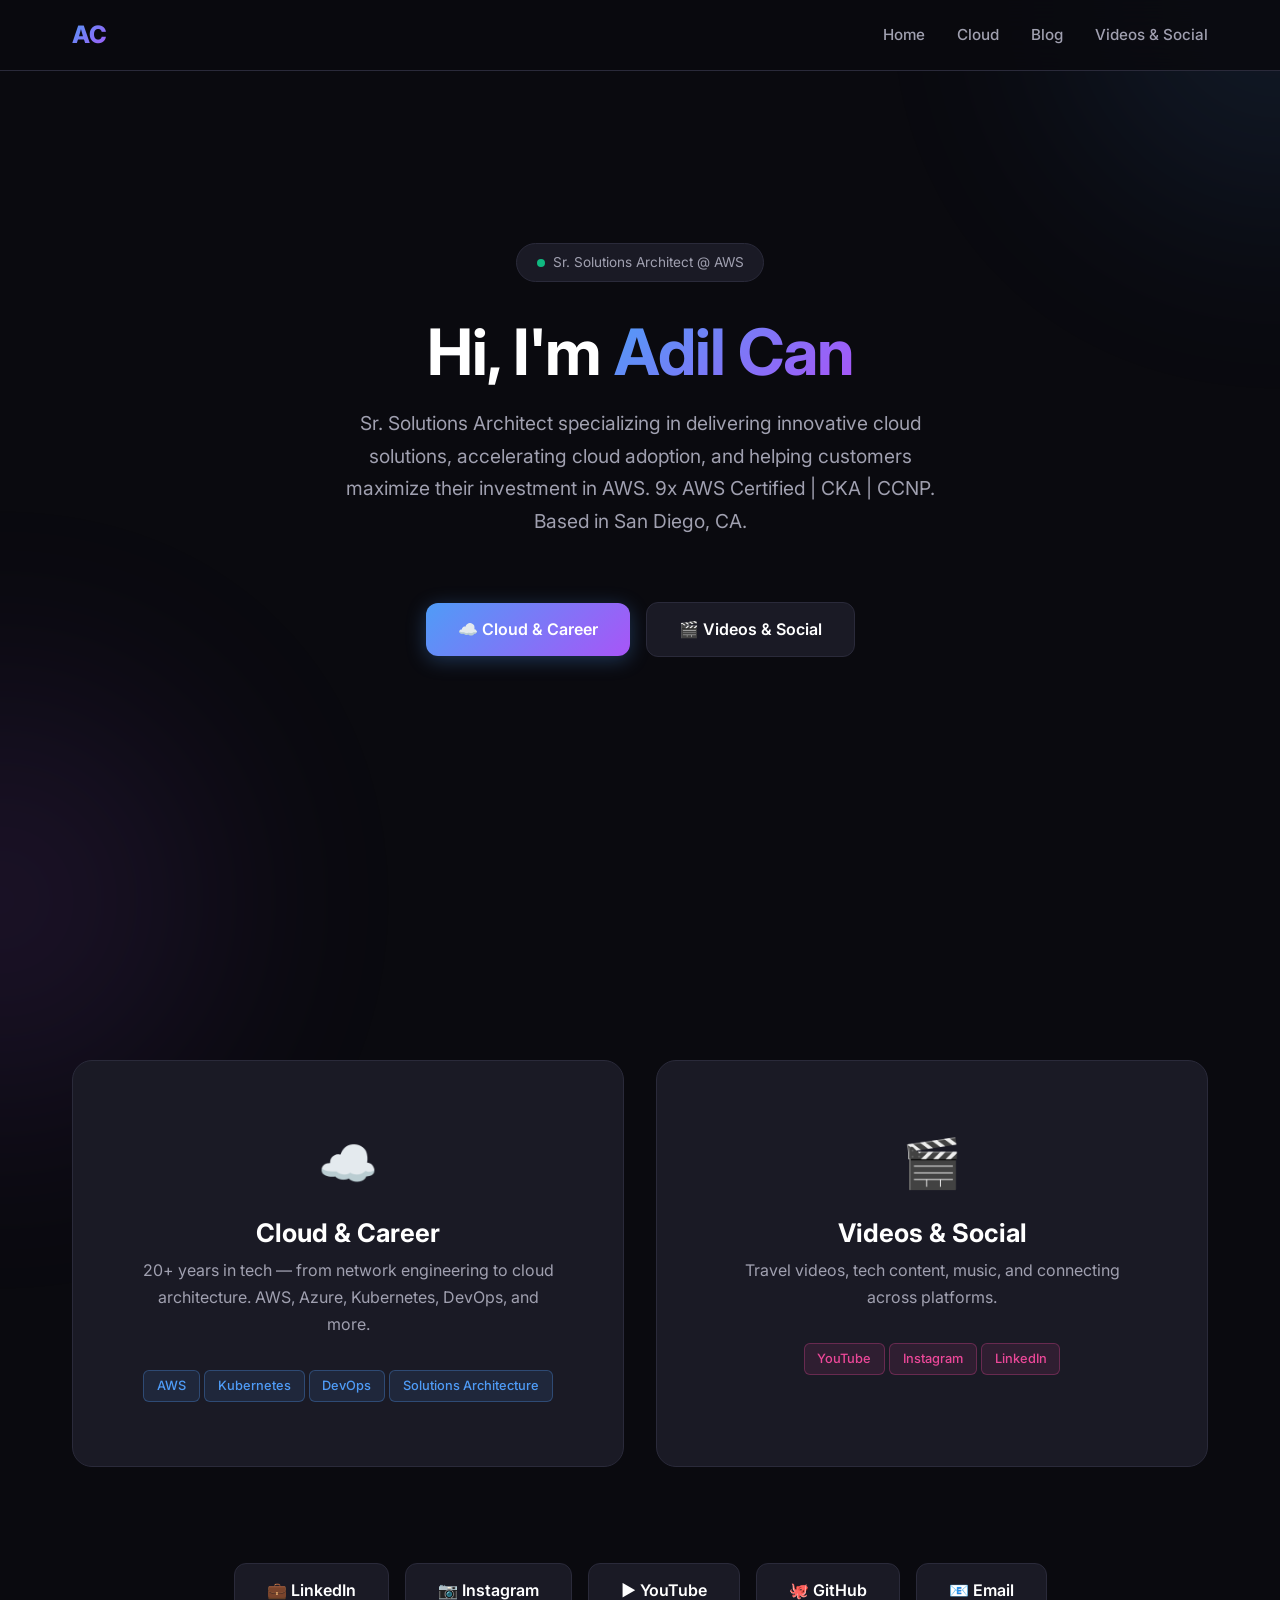
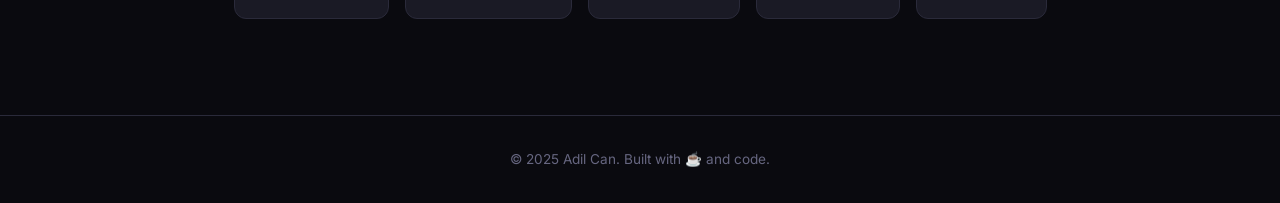
<file: index.html>
<!DOCTYPE html>
<html lang="en">
<head>
    <meta charset="UTF-8">
    <meta name="viewport" content="width=device-width, initial-scale=1.0">
    <meta name="description" content="Adil Can — Sr. Solutions Architect at AWS | Cloud & DevOps Engineer">
    <meta property="og:title" content="Adil Can">
    <meta property="og:description" content="Sr. Solutions Architect at AWS | Cloud Engineer | 20+ Years in Tech">
    <meta property="og:url" content="https://adilcan.me">
    <title>Adil Can — Sr. Solutions Architect | Cloud Engineer</title>
    <link rel="preconnect" href="https://fonts.googleapis.com">
    <link rel="preconnect" href="https://fonts.gstatic.com" crossorigin>
    <link href="https://fonts.googleapis.com/css2?family=Inter:wght@300;400;500;600;700;800;900&display=swap" rel="stylesheet">
    <link rel="stylesheet" href="assets/css/global.css">
    <link rel="stylesheet" href="assets/css/home.css">
    <link rel="icon" type="image/svg+xml" href="data:image/svg+xml,<svg xmlns='http://www.w3.org/2000/svg' viewBox='0 0 100 100'><text y='.9em' font-size='90'>⚡</text></svg>">
</head>
<body>
    <div class="bg-glow bg-glow-1"></div>
    <div class="bg-glow bg-glow-2"></div>

    <!-- Navigation -->
    <nav class="navbar">
        <div class="nav-content">
            <a href="index.html" class="nav-logo">AC</a>
            <ul class="nav-links" id="navLinks">
                <li><a href="index.html">Home</a></li>
                <li><a href="cloud/index.html">Cloud</a></li>
                <li><a href="blog/index.html">Blog</a></li>
                <li><a href="social/index.html">Videos & Social</a></li>
            </ul>
            <button class="nav-toggle" id="navToggle" aria-label="Toggle menu">
                <span></span><span></span><span></span>
            </button>
        </div>
    </nav>

    <!-- Hero -->
    <section class="hero">
        <div class="hero-content">
            <div class="hero-badge animate-in">
                <span class="dot"></span>
                <span>Sr. Solutions Architect @ AWS</span>
            </div>
            <h1 class="animate-in animate-delay-1">
                Hi, I'm <span class="gradient-text">Adil Can</span>
            </h1>
            <p class="hero-subtitle animate-in animate-delay-2">
                Sr. Solutions Architect specializing in delivering innovative cloud solutions, accelerating cloud adoption, and helping customers maximize their investment in AWS. 9x AWS Certified | CKA | CCNP. Based in San Diego, CA.
            </p>
            <div class="hero-buttons animate-in animate-delay-3">
                <a href="cloud/index.html" class="btn btn-primary">☁️ Cloud & Career</a>
                <a href="social/index.html" class="btn btn-secondary">🎬 Videos & Social</a>
            </div>
        </div>
    </section>

    <!-- Two Paths -->
    <section class="paths">
        <div class="container">
            <div class="paths-grid">
                <a href="cloud/index.html" class="path-card animate-in">
                    <span class="path-icon">☁️</span>
                    <h3>Cloud & Career</h3>
                    <p>20+ years in tech — from network engineering to cloud architecture. AWS, Azure, Kubernetes, DevOps, and more.</p>
                    <div class="skill-tags" style="justify-content: center; margin-top: 1rem;">
                        <span class="tag">AWS</span>
                        <span class="tag">Kubernetes</span>
                        <span class="tag">DevOps</span>
                        <span class="tag">Solutions Architecture</span>
                    </div>
                </a>
                <a href="social/index.html" class="path-card social-card animate-in animate-delay-1">
                    <span class="path-icon">🎬</span>
                    <h3>Videos & Social</h3>
                    <p>Travel videos, tech content, music, and connecting across platforms.</p>
                    <div class="skill-tags" style="justify-content: center; margin-top: 1rem;">
                        <span class="tag" style="border-color: rgba(236,72,153,0.3); color: var(--accent-pink); background: rgba(236,72,153,0.1);">YouTube</span>
                        <span class="tag" style="border-color: rgba(236,72,153,0.3); color: var(--accent-pink); background: rgba(236,72,153,0.1);">Instagram</span>
                        <span class="tag" style="border-color: rgba(236,72,153,0.3); color: var(--accent-pink); background: rgba(236,72,153,0.1);">LinkedIn</span>
                    </div>
                </a>
            </div>
        </div>
    </section>

    <!-- Social Links -->
    <section class="paths" style="padding-top: 0;">
        <div class="container">
            <div class="hero-buttons animate-in" style="justify-content: center; flex-wrap: wrap; gap: 1rem;">
                <a href="https://www.linkedin.com/in/adilcan/" target="_blank" class="btn btn-secondary">💼 LinkedIn</a>
                <a href="https://www.instagram.com/adilcan.sd/" target="_blank" class="btn btn-secondary">📷 Instagram</a>
                <a href="https://youtube.com/@adilcan1" target="_blank" class="btn btn-secondary">▶️ YouTube</a>
                <a href="https://github.com/adilc" target="_blank" class="btn btn-secondary">🐙 GitHub</a>
                <a href="mailto:adilcan@gmail.com" class="btn btn-secondary">📧 Email</a>
            </div>
        </div>
    </section>

    <footer class="footer">
        <div class="container">
            <p>© 2025 Adil Can. Built with ☕ and code.</p>
        </div>
    </footer>

    <script src="assets/js/main.js"></script>
</body>
</html>
</file>
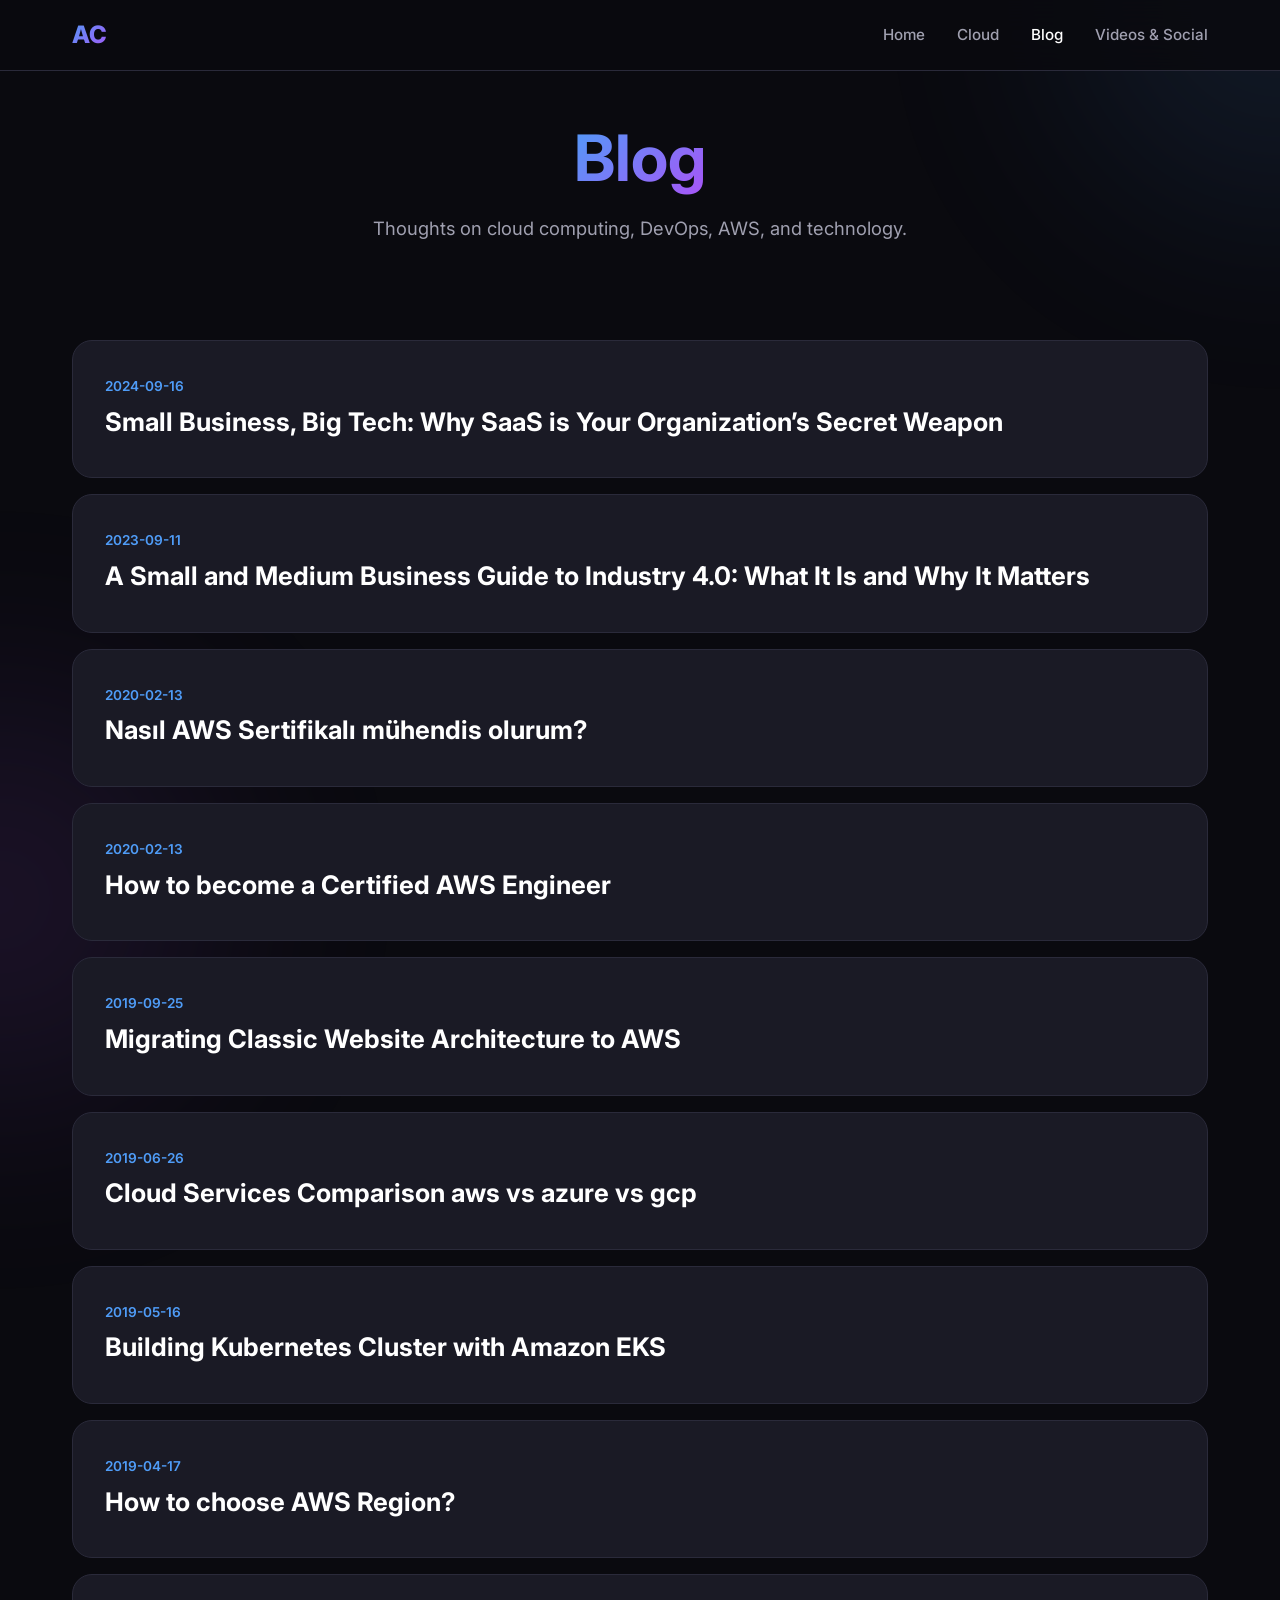
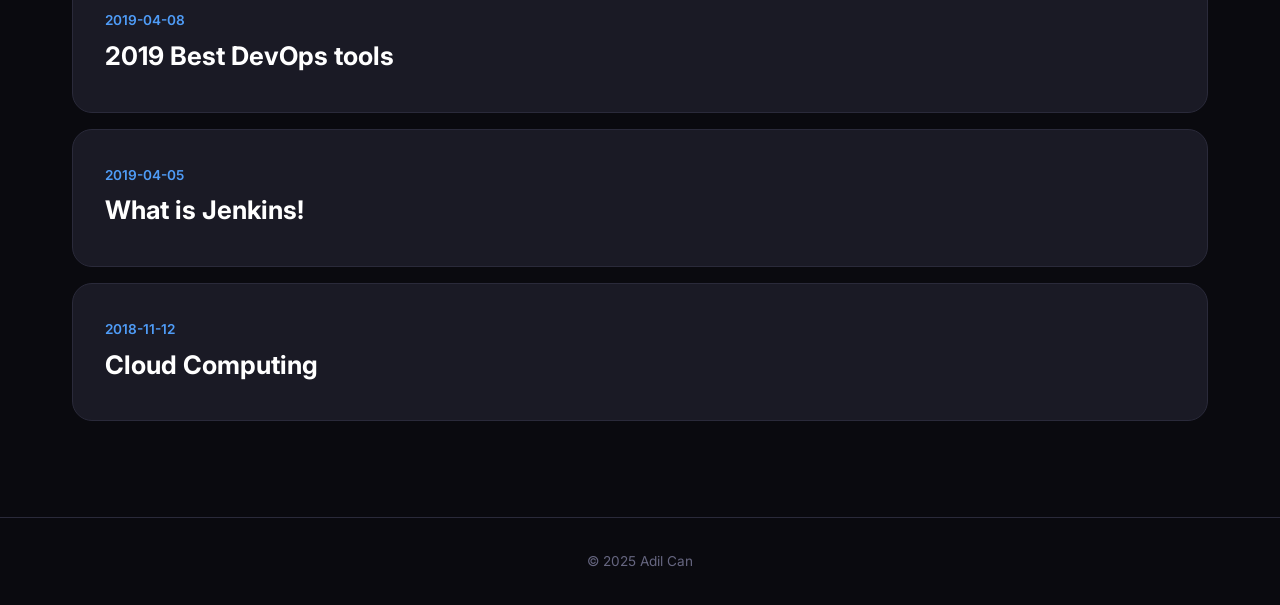
<file: blog/index.html>
<!DOCTYPE html>
<html lang="en">
<head>
    <meta charset="UTF-8">
    <meta name="viewport" content="width=device-width, initial-scale=1.0">
    <meta name="description" content="Blog — Adil Can | Cloud, DevOps, AWS">
    <title>Blog — Adil Can</title>
    <link rel="preconnect" href="https://fonts.googleapis.com">
    <link rel="preconnect" href="https://fonts.gstatic.com" crossorigin>
    <link href="https://fonts.googleapis.com/css2?family=Inter:wght@300;400;500;600;700;800;900&display=swap" rel="stylesheet">
    <link rel="stylesheet" href="../assets/css/global.css">
    <link rel="stylesheet" href="../assets/css/cloud.css">
    <link rel="icon" type="image/svg+xml" href="data:image/svg+xml,<svg xmlns='http://www.w3.org/2000/svg' viewBox='0 0 100 100'><text y='.9em' font-size='90'>📝</text></svg>">
    <style>
        .blog-grid { display: grid; grid-template-columns: 1fr; gap: var(--space-md); margin-top: var(--space-lg); }
        .blog-grid .project-card { display: block; }
        .blog-grid .project-card h3 { margin-top: 0.5rem; }
    </style>
</head>
<body>
    <div class="bg-glow bg-glow-1"></div>
    <div class="bg-glow bg-glow-2"></div>

    <nav class="navbar">
        <div class="nav-content">
            <a href="../index.html" class="nav-logo">AC</a>
            <ul class="nav-links" id="navLinks">
                <li><a href="../index.html">Home</a></li>
                <li><a href="../cloud/index.html">Cloud</a></li>
                <li><a href="index.html" style="color: var(--text-primary);">Blog</a></li>
                <li><a href="../social/index.html">Videos & Social</a></li>
            </ul>
            <button class="nav-toggle" id="navToggle" aria-label="Toggle menu">
                <span></span><span></span><span></span>
            </button>
        </div>
    </nav>

    <section class="cloud-hero section">
        <div class="container">
            <h1 class="animate-in">
                <span class="gradient-text">Blog</span>
            </h1>
            <p class="animate-in animate-delay-1">
                Thoughts on cloud computing, DevOps, AWS, and technology.
            </p>
        </div>
    </section>

    <section class="section" style="padding-top: 0;">
        <div class="container">
            <div class="blog-grid">

                <a href="small-business-big-tech-why-saas-is-your-organizations-secret-weapon.html" class="project-card animate-in">
                    <span class="timeline-date">2024-09-16</span>
                    <h3>Small Business, Big Tech: Why SaaS is Your Organization’s Secret Weapon</h3>
                </a>

                <a href="a-small-and-medium-business-guide-to-industry-4-0-what-it-is-and-why-it-matters.html" class="project-card animate-in">
                    <span class="timeline-date">2023-09-11</span>
                    <h3>A Small and Medium Business Guide to Industry 4.0: What It Is and Why It Matters</h3>
                </a>

                <a href="nasil-aws-sertifikali-muhendis-olurum.html" class="project-card animate-in">
                    <span class="timeline-date">2020-02-13</span>
                    <h3>Nasıl AWS Sertifikalı mühendis olurum?</h3>
                </a>

                <a href="how-to-become-aws-certified-engineer.html" class="project-card animate-in">
                    <span class="timeline-date">2020-02-13</span>
                    <h3>How to become a Certified AWS Engineer</h3>
                </a>

                <a href="migrating-classic-website-architecture-to-aws.html" class="project-card animate-in">
                    <span class="timeline-date">2019-09-25</span>
                    <h3>Migrating Classic Website Architecture to AWS</h3>
                </a>

                <a href="cloud-services-comparison-aws-vs-azure-vs-gcp.html" class="project-card animate-in">
                    <span class="timeline-date">2019-06-26</span>
                    <h3>Cloud Services Comparison aws vs azure vs gcp</h3>
                </a>

                <a href="building-kubernetes-cluster-with-amazon-eks.html" class="project-card animate-in">
                    <span class="timeline-date">2019-05-16</span>
                    <h3>Building Kubernetes Cluster with Amazon EKS</h3>
                </a>

                <a href="how-to-choose-aws-region.html" class="project-card animate-in">
                    <span class="timeline-date">2019-04-17</span>
                    <h3>How to choose AWS Region?</h3>
                </a>

                <a href="2019-best-devops-tools.html" class="project-card animate-in">
                    <span class="timeline-date">2019-04-08</span>
                    <h3>2019 Best DevOps tools</h3>
                </a>

                <a href="what-is-jenkins.html" class="project-card animate-in">
                    <span class="timeline-date">2019-04-05</span>
                    <h3>What is Jenkins!</h3>
                </a>

                <a href="the-journey-begins.html" class="project-card animate-in">
                    <span class="timeline-date">2018-11-12</span>
                    <h3>Cloud Computing</h3>
                </a>

            </div>
        </div>
    </section>

    <footer class="footer">
        <div class="container">
            <p>&copy; 2025 Adil Can</p>
        </div>
    </footer>

    <script src="../assets/js/main.js"></script>
</body>
</html>
</file>
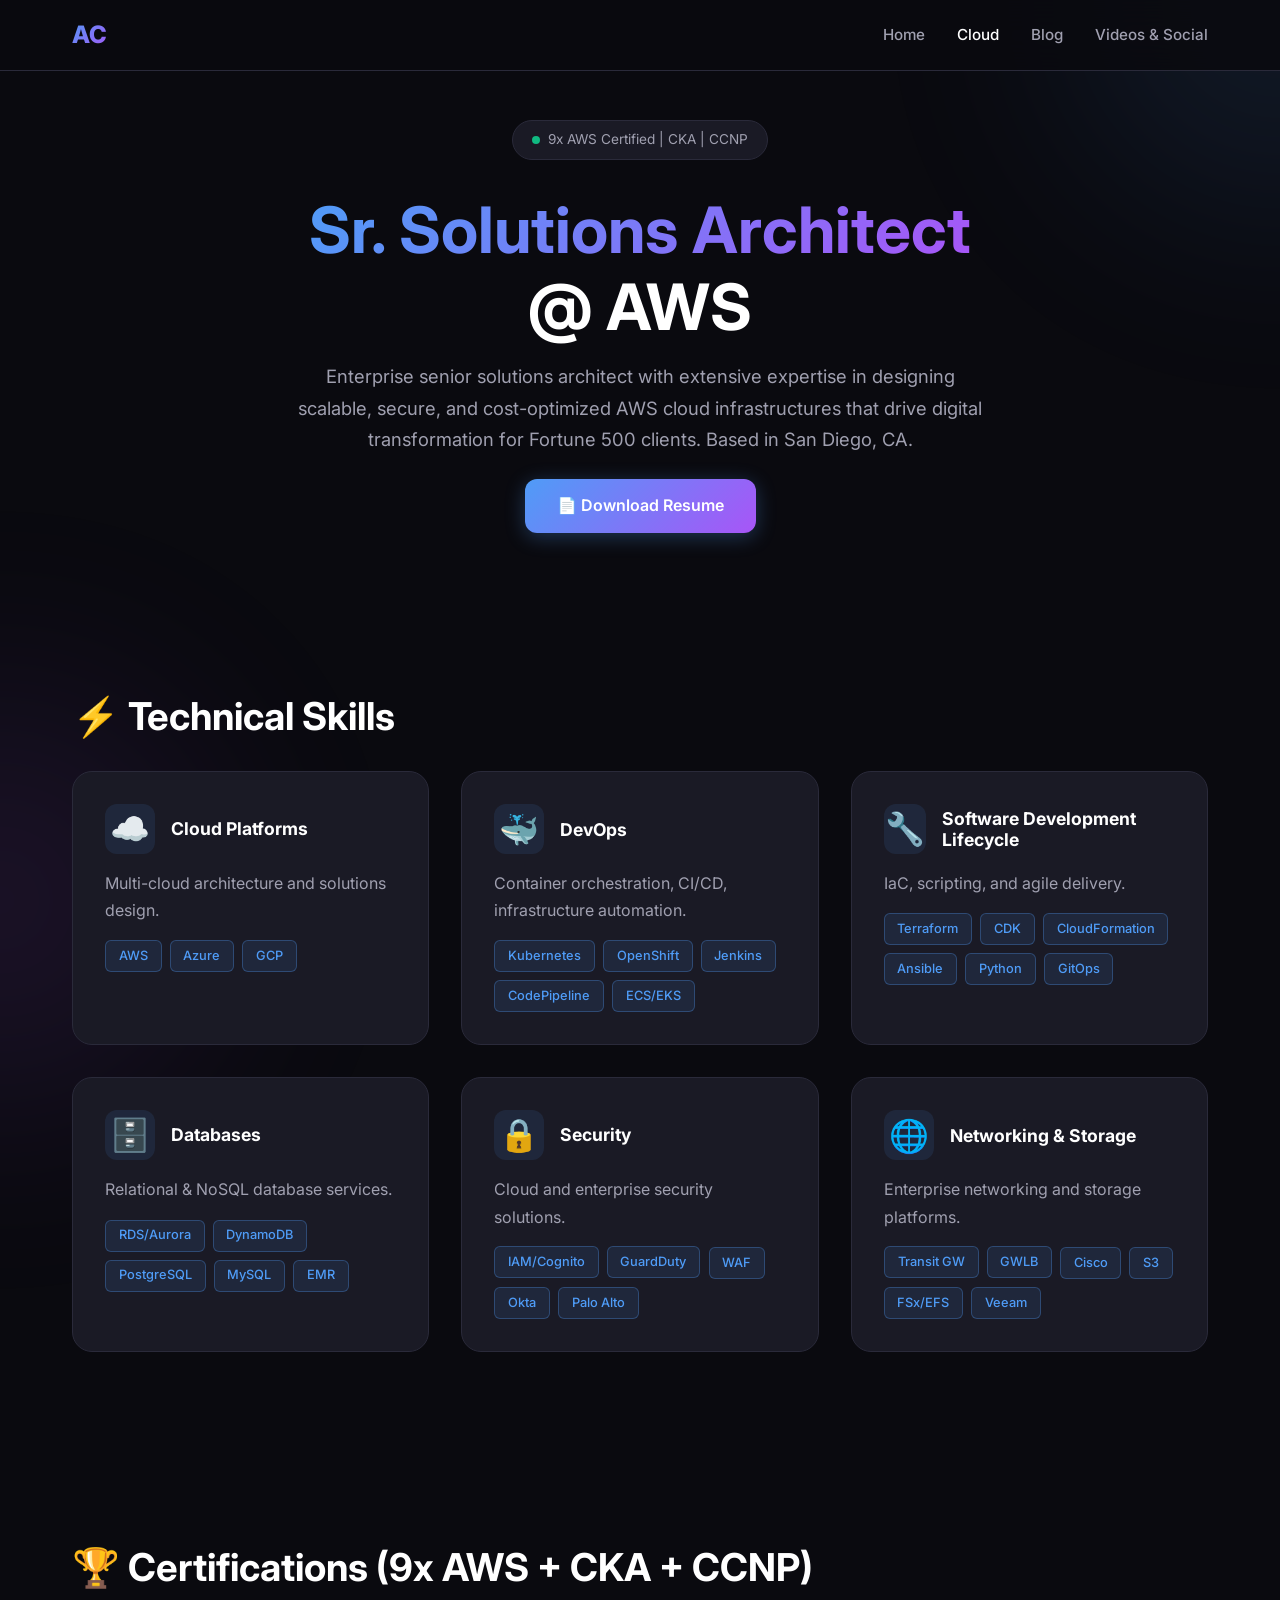
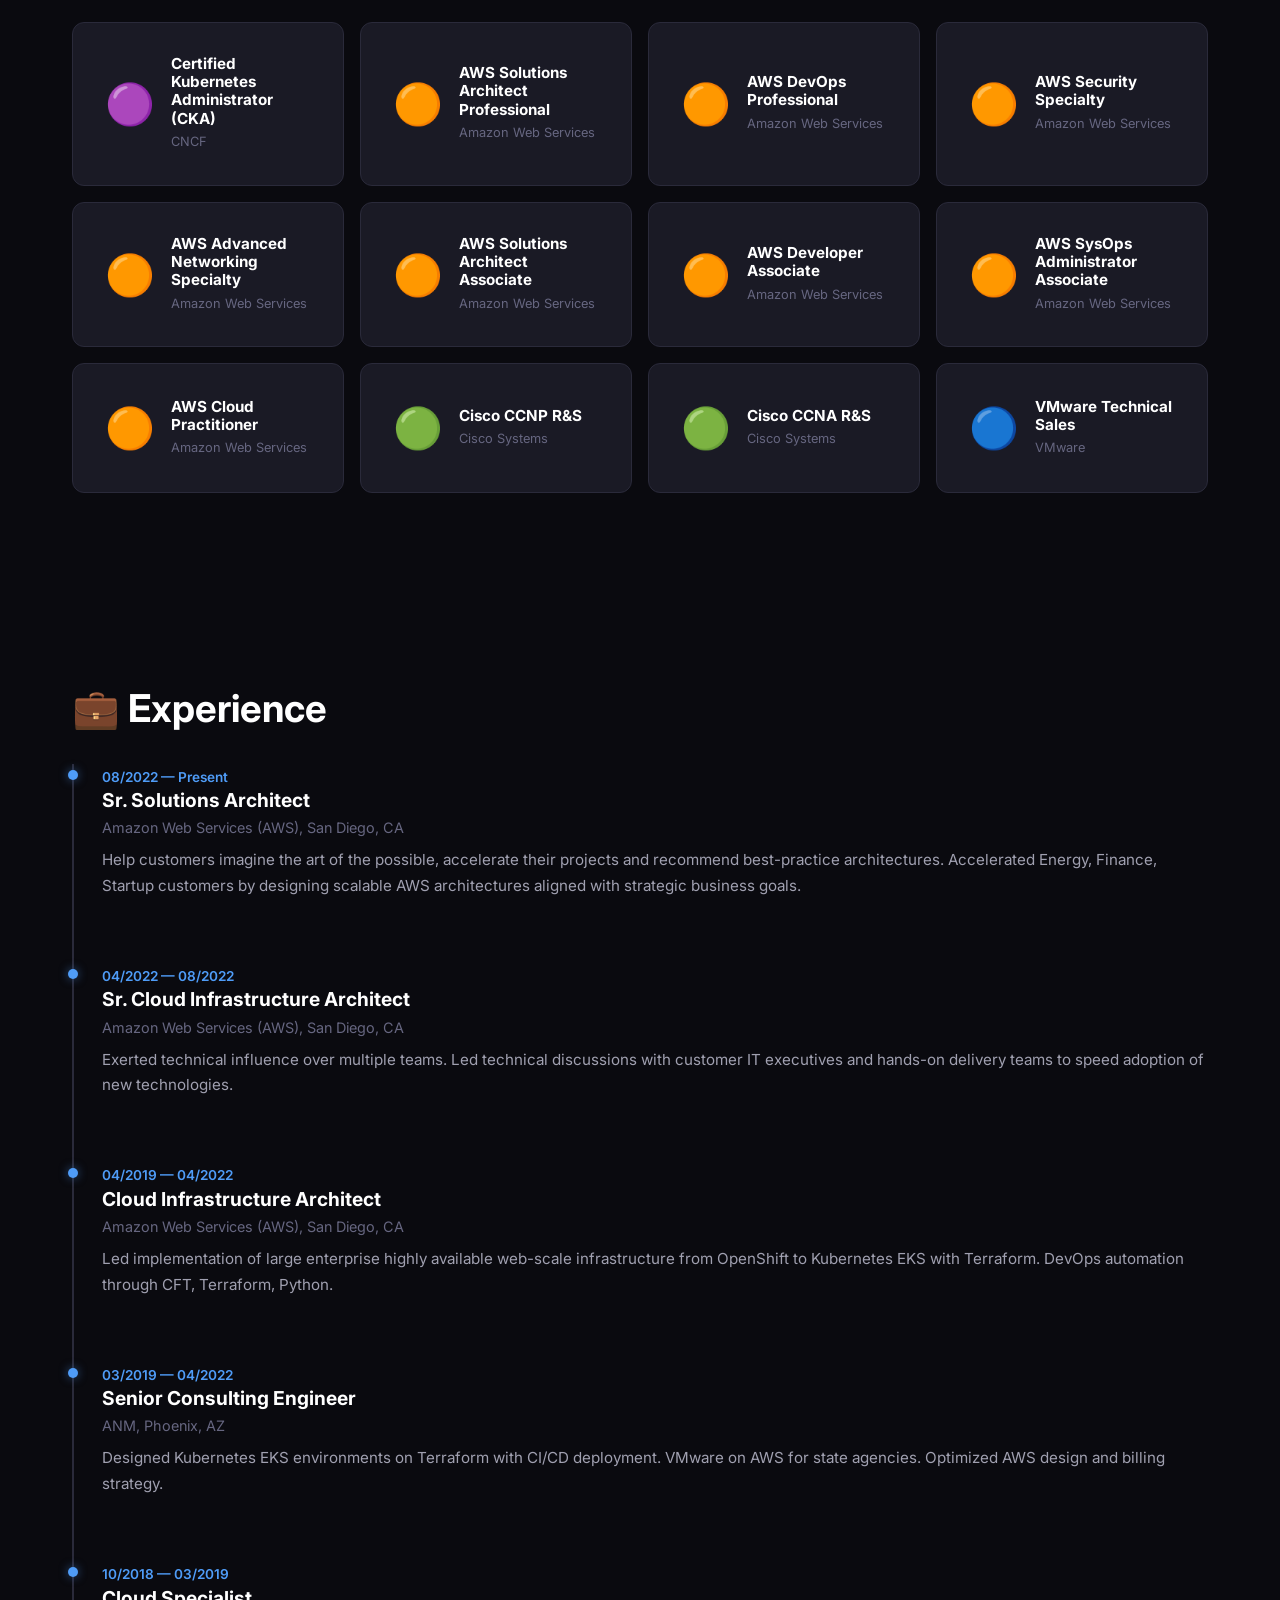
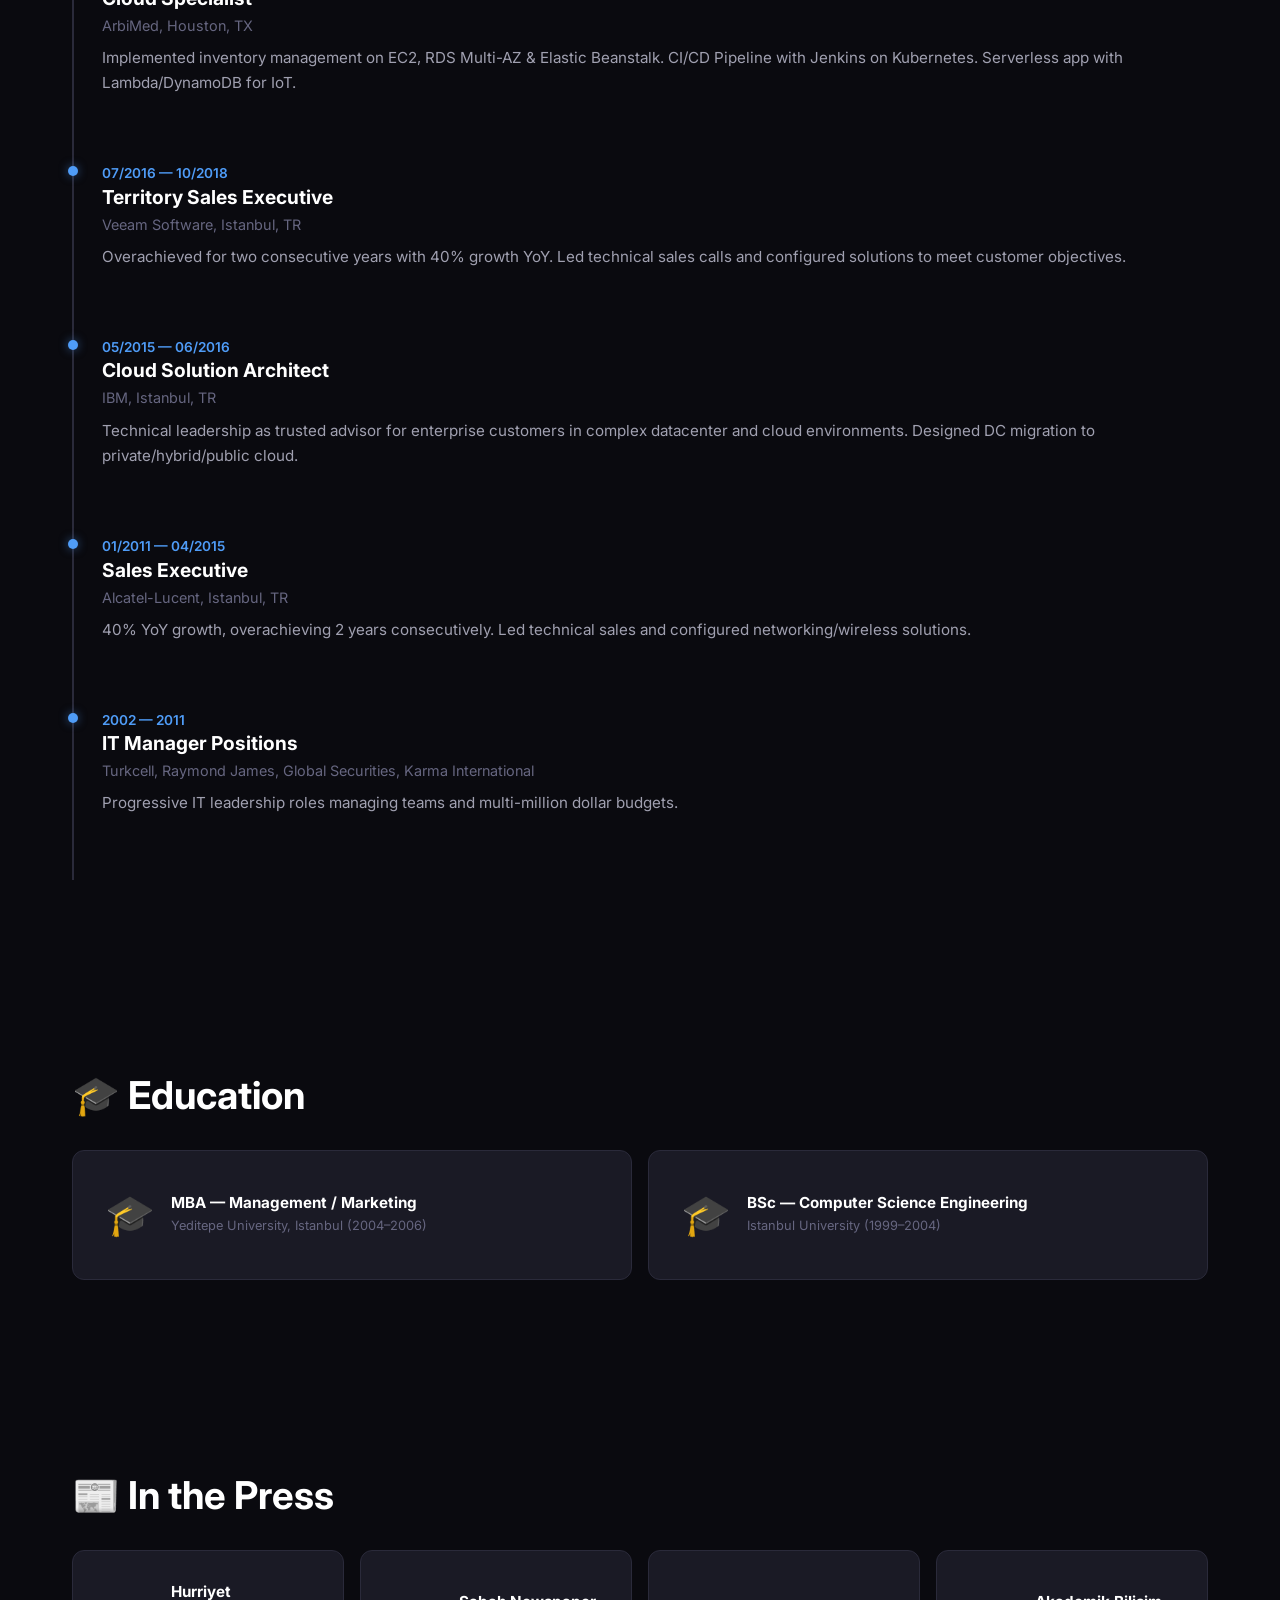
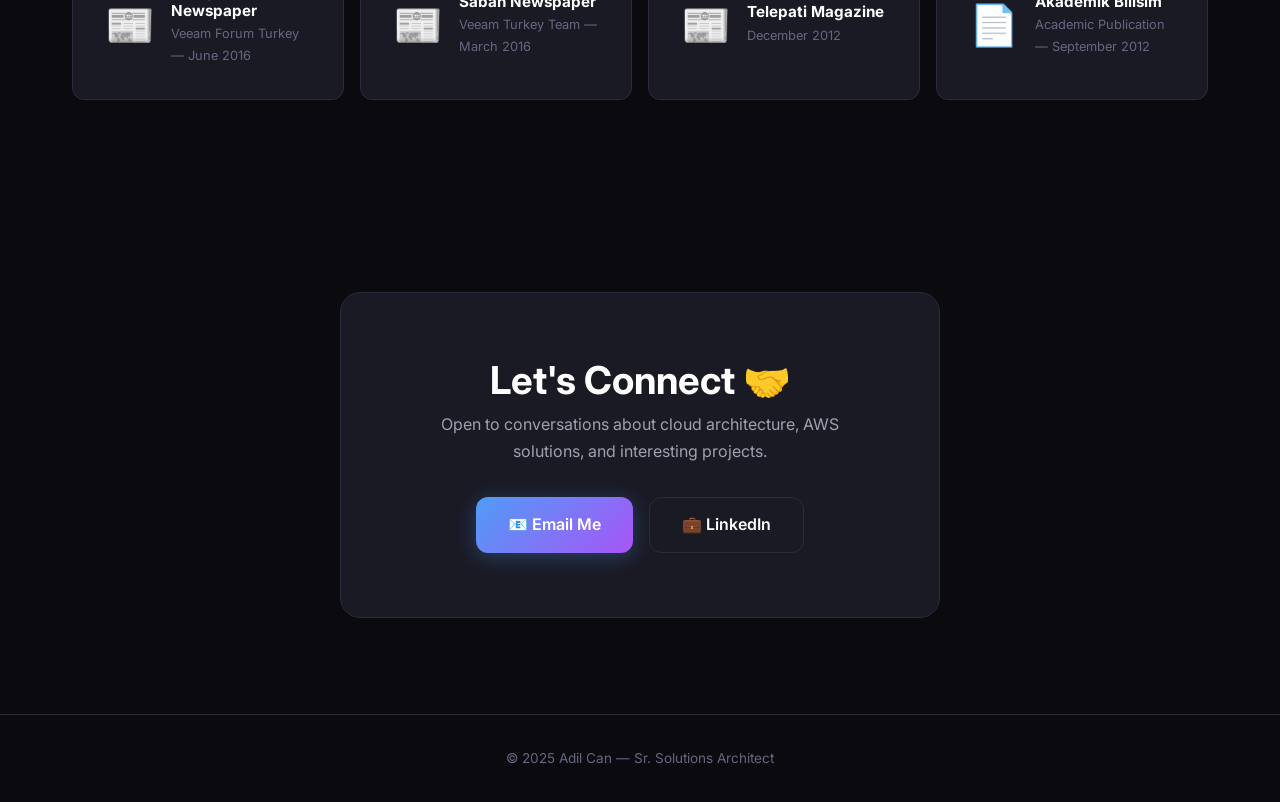
<file: cloud/index.html>
<!DOCTYPE html>
<html lang="en">
<head>
    <meta charset="UTF-8">
    <meta name="viewport" content="width=device-width, initial-scale=1.0">
    <meta name="description" content="Adil Can — Sr. Solutions Architect | Cloud Engineer | 20+ Years Experience">
    <title>Cloud & Career — Adil Can</title>
    <link rel="preconnect" href="https://fonts.googleapis.com">
    <link rel="preconnect" href="https://fonts.gstatic.com" crossorigin>
    <link href="https://fonts.googleapis.com/css2?family=Inter:wght@300;400;500;600;700;800;900&family=JetBrains+Mono:wght@400;500&display=swap" rel="stylesheet">
    <link rel="stylesheet" href="../assets/css/global.css">
    <link rel="stylesheet" href="../assets/css/cloud.css">
    <link rel="icon" type="image/svg+xml" href="data:image/svg+xml,<svg xmlns='http://www.w3.org/2000/svg' viewBox='0 0 100 100'><text y='.9em' font-size='90'>☁️</text></svg>">
</head>
<body>
    <div class="bg-glow bg-glow-1"></div>
    <div class="bg-glow bg-glow-2"></div>

    <nav class="navbar">
        <div class="nav-content">
            <a href="../index.html" class="nav-logo">AC</a>
            <ul class="nav-links" id="navLinks">
                <li><a href="../index.html">Home</a></li>
                <li><a href="../cloud/index.html" style="color: var(--text-primary);">Cloud</a></li>
                <li><a href="../blog/index.html">Blog</a></li>
                <li><a href="../social/index.html">Videos & Social</a></li>
            </ul>
            <button class="nav-toggle" id="navToggle" aria-label="Toggle menu">
                <span></span><span></span><span></span>
            </button>
        </div>
    </nav>

    <!-- Hero -->
    <section class="cloud-hero section">
        <div class="container">
            <div class="hero-badge animate-in">
                <span class="dot"></span>
                <span>9x AWS Certified | CKA | CCNP</span>
            </div>
            <h1 class="animate-in animate-delay-1">
                <span class="gradient-text">Sr. Solutions Architect</span><br>@ AWS
            </h1>
            <p class="animate-in animate-delay-2">
                Enterprise senior solutions architect with extensive expertise in designing scalable, secure, and cost-optimized AWS cloud infrastructures that drive digital transformation for Fortune 500 clients. Based in San Diego, CA.
            </p>
            <div style="margin-top: 1.5rem;" class="animate-in animate-delay-3">
                <a href="../assets/AdilCan-Resume.pdf" target="_blank" class="btn btn-primary">📄 Download Resume</a>
            </div>
        </div>
    </section>

    <!-- Skills -->
    <section class="section">
        <div class="container">
            <h2 class="animate-in">⚡ Technical Skills</h2>
            <div class="skills-grid">
                <div class="skill-card animate-in animate-delay-1">
                    <div class="skill-card-header">
                        <div class="skill-icon">☁️</div>
                        <h3>Cloud Platforms</h3>
                    </div>
                    <p>Multi-cloud architecture and solutions design.</p>
                    <div class="skill-tags">
                        <span class="tag">AWS</span>
                        <span class="tag">Azure</span>
                        <span class="tag">GCP</span>
                    </div>
                </div>
                <div class="skill-card animate-in animate-delay-2">
                    <div class="skill-card-header">
                        <div class="skill-icon">🐳</div>
                        <h3>DevOps</h3>
                    </div>
                    <p>Container orchestration, CI/CD, infrastructure automation.</p>
                    <div class="skill-tags">
                        <span class="tag">Kubernetes</span>
                        <span class="tag">OpenShift</span>
                        <span class="tag">Jenkins</span>
                        <span class="tag">CodePipeline</span>
                        <span class="tag">ECS/EKS</span>
                    </div>
                </div>
                <div class="skill-card animate-in animate-delay-3">
                    <div class="skill-card-header">
                        <div class="skill-icon">🔧</div>
                        <h3>Software Development Lifecycle</h3>
                    </div>
                    <p>IaC, scripting, and agile delivery.</p>
                    <div class="skill-tags">
                        <span class="tag">Terraform</span>
                        <span class="tag">CDK</span>
                        <span class="tag">CloudFormation</span>
                        <span class="tag">Ansible</span>
                        <span class="tag">Python</span>
                        <span class="tag">GitOps</span>
                    </div>
                </div>
                <div class="skill-card animate-in animate-delay-4">
                    <div class="skill-card-header">
                        <div class="skill-icon">🗄️</div>
                        <h3>Databases</h3>
                    </div>
                    <p>Relational & NoSQL database services.</p>
                    <div class="skill-tags">
                        <span class="tag">RDS/Aurora</span>
                        <span class="tag">DynamoDB</span>
                        <span class="tag">PostgreSQL</span>
                        <span class="tag">MySQL</span>
                        <span class="tag">EMR</span>
                    </div>
                </div>
                <div class="skill-card animate-in animate-delay-1">
                    <div class="skill-card-header">
                        <div class="skill-icon">🔒</div>
                        <h3>Security</h3>
                    </div>
                    <p>Cloud and enterprise security solutions.</p>
                    <div class="skill-tags">
                        <span class="tag">IAM/Cognito</span>
                        <span class="tag">GuardDuty</span>
                        <span class="tag">WAF</span>
                        <span class="tag">Okta</span>
                        <span class="tag">Palo Alto</span>
                    </div>
                </div>
                <div class="skill-card animate-in animate-delay-2">
                    <div class="skill-card-header">
                        <div class="skill-icon">🌐</div>
                        <h3>Networking & Storage</h3>
                    </div>
                    <p>Enterprise networking and storage platforms.</p>
                    <div class="skill-tags">
                        <span class="tag">Transit GW</span>
                        <span class="tag">GWLB</span>
                        <span class="tag">Cisco</span>
                        <span class="tag">S3</span>
                        <span class="tag">FSx/EFS</span>
                        <span class="tag">Veeam</span>
                    </div>
                </div>
            </div>
        </div>
    </section>

    <!-- Certifications -->
    <section class="section">
        <div class="container">
            <h2 class="animate-in">🏆 Certifications (9x AWS + CKA + CCNP)</h2>
            <div class="certs-grid">
                <div class="cert-card animate-in animate-delay-1">
                    <span class="cert-icon">🟣</span>
                    <div class="cert-info">
                        <h4>Certified Kubernetes Administrator (CKA)</h4>
                        <p>CNCF</p>
                    </div>
                </div>
                <div class="cert-card animate-in animate-delay-2">
                    <span class="cert-icon">🟠</span>
                    <div class="cert-info">
                        <h4>AWS Solutions Architect Professional</h4>
                        <p>Amazon Web Services</p>
                    </div>
                </div>
                <div class="cert-card animate-in animate-delay-3">
                    <span class="cert-icon">🟠</span>
                    <div class="cert-info">
                        <h4>AWS DevOps Professional</h4>
                        <p>Amazon Web Services</p>
                    </div>
                </div>
                <div class="cert-card animate-in animate-delay-4">
                    <span class="cert-icon">🟠</span>
                    <div class="cert-info">
                        <h4>AWS Security Specialty</h4>
                        <p>Amazon Web Services</p>
                    </div>
                </div>
                <div class="cert-card animate-in animate-delay-1">
                    <span class="cert-icon">🟠</span>
                    <div class="cert-info">
                        <h4>AWS Advanced Networking Specialty</h4>
                        <p>Amazon Web Services</p>
                    </div>
                </div>
                <div class="cert-card animate-in animate-delay-2">
                    <span class="cert-icon">🟠</span>
                    <div class="cert-info">
                        <h4>AWS Solutions Architect Associate</h4>
                        <p>Amazon Web Services</p>
                    </div>
                </div>
                <div class="cert-card animate-in animate-delay-3">
                    <span class="cert-icon">🟠</span>
                    <div class="cert-info">
                        <h4>AWS Developer Associate</h4>
                        <p>Amazon Web Services</p>
                    </div>
                </div>
                <div class="cert-card animate-in animate-delay-4">
                    <span class="cert-icon">🟠</span>
                    <div class="cert-info">
                        <h4>AWS SysOps Administrator Associate</h4>
                        <p>Amazon Web Services</p>
                    </div>
                </div>
                <div class="cert-card animate-in animate-delay-1">
                    <span class="cert-icon">🟠</span>
                    <div class="cert-info">
                        <h4>AWS Cloud Practitioner</h4>
                        <p>Amazon Web Services</p>
                    </div>
                </div>
                <div class="cert-card animate-in animate-delay-2">
                    <span class="cert-icon">🟢</span>
                    <div class="cert-info">
                        <h4>Cisco CCNP R&S</h4>
                        <p>Cisco Systems</p>
                    </div>
                </div>
                <div class="cert-card animate-in animate-delay-3">
                    <span class="cert-icon">🟢</span>
                    <div class="cert-info">
                        <h4>Cisco CCNA R&S</h4>
                        <p>Cisco Systems</p>
                    </div>
                </div>
                <div class="cert-card animate-in animate-delay-4">
                    <span class="cert-icon">🔵</span>
                    <div class="cert-info">
                        <h4>VMware Technical Sales</h4>
                        <p>VMware</p>
                    </div>
                </div>
            </div>
        </div>
    </section>

    <!-- Experience -->
    <section class="section">
        <div class="container">
            <h2 class="animate-in">💼 Experience</h2>
            <div class="timeline">
                <div class="timeline-item animate-in animate-delay-1">
                    <span class="timeline-date">08/2022 — Present</span>
                    <h3>Sr. Solutions Architect</h3>
                    <span class="timeline-company">Amazon Web Services (AWS), San Diego, CA</span>
                    <p>Help customers imagine the art of the possible, accelerate their projects and recommend best-practice architectures. Accelerated Energy, Finance, Startup customers by designing scalable AWS architectures aligned with strategic business goals.</p>
                </div>
                <div class="timeline-item animate-in animate-delay-2">
                    <span class="timeline-date">04/2022 — 08/2022</span>
                    <h3>Sr. Cloud Infrastructure Architect</h3>
                    <span class="timeline-company">Amazon Web Services (AWS), San Diego, CA</span>
                    <p>Exerted technical influence over multiple teams. Led technical discussions with customer IT executives and hands-on delivery teams to speed adoption of new technologies.</p>
                </div>
                <div class="timeline-item animate-in animate-delay-3">
                    <span class="timeline-date">04/2019 — 04/2022</span>
                    <h3>Cloud Infrastructure Architect</h3>
                    <span class="timeline-company">Amazon Web Services (AWS), San Diego, CA</span>
                    <p>Led implementation of large enterprise highly available web-scale infrastructure from OpenShift to Kubernetes EKS with Terraform. DevOps automation through CFT, Terraform, Python.</p>
                </div>
                <div class="timeline-item animate-in animate-delay-4">
                    <span class="timeline-date">03/2019 — 04/2022</span>
                    <h3>Senior Consulting Engineer</h3>
                    <span class="timeline-company">ANM, Phoenix, AZ</span>
                    <p>Designed Kubernetes EKS environments on Terraform with CI/CD deployment. VMware on AWS for state agencies. Optimized AWS design and billing strategy.</p>
                </div>
                <div class="timeline-item animate-in animate-delay-1">
                    <span class="timeline-date">10/2018 — 03/2019</span>
                    <h3>Cloud Specialist</h3>
                    <span class="timeline-company">ArbiMed, Houston, TX</span>
                    <p>Implemented inventory management on EC2, RDS Multi-AZ & Elastic Beanstalk. CI/CD Pipeline with Jenkins on Kubernetes. Serverless app with Lambda/DynamoDB for IoT.</p>
                </div>
                <div class="timeline-item animate-in animate-delay-2">
                    <span class="timeline-date">07/2016 — 10/2018</span>
                    <h3>Territory Sales Executive</h3>
                    <span class="timeline-company">Veeam Software, Istanbul, TR</span>
                    <p>Overachieved for two consecutive years with 40% growth YoY. Led technical sales calls and configured solutions to meet customer objectives.</p>
                </div>
                <div class="timeline-item animate-in animate-delay-3">
                    <span class="timeline-date">05/2015 — 06/2016</span>
                    <h3>Cloud Solution Architect</h3>
                    <span class="timeline-company">IBM, Istanbul, TR</span>
                    <p>Technical leadership as trusted advisor for enterprise customers in complex datacenter and cloud environments. Designed DC migration to private/hybrid/public cloud.</p>
                </div>
                <div class="timeline-item animate-in animate-delay-4">
                    <span class="timeline-date">01/2011 — 04/2015</span>
                    <h3>Sales Executive</h3>
                    <span class="timeline-company">Alcatel-Lucent, Istanbul, TR</span>
                    <p>40% YoY growth, overachieving 2 years consecutively. Led technical sales and configured networking/wireless solutions.</p>
                </div>
                <div class="timeline-item animate-in animate-delay-1">
                    <span class="timeline-date">2002 — 2011</span>
                    <h3>IT Manager Positions</h3>
                    <span class="timeline-company">Turkcell, Raymond James, Global Securities, Karma International</span>
                    <p>Progressive IT leadership roles managing teams and multi-million dollar budgets.</p>
                </div>
            </div>
        </div>
    </section>

    <!-- Education -->
    <section class="section">
        <div class="container">
            <h2 class="animate-in">🎓 Education</h2>
            <div class="certs-grid">
                <div class="cert-card animate-in animate-delay-1">
                    <span class="cert-icon">🎓</span>
                    <div class="cert-info">
                        <h4>MBA — Management / Marketing</h4>
                        <p>Yeditepe University, Istanbul (2004–2006)</p>
                    </div>
                </div>
                <div class="cert-card animate-in animate-delay-2">
                    <span class="cert-icon">🎓</span>
                    <div class="cert-info">
                        <h4>BSc — Computer Science Engineering</h4>
                        <p>Istanbul University (1999–2004)</p>
                    </div>
                </div>
            </div>
        </div>
    </section>

    <!-- Articles About Me -->
    <section class="section">
        <div class="container">
            <h2 class="animate-in">📰 In the Press</h2>
            <div class="certs-grid">
                <a href="http://www.hurriyet.com.tr/veeamon-forum-turkiyede-neler-konusuldu-40114424" target="_blank" class="cert-card animate-in animate-delay-1">
                    <span class="cert-icon">📰</span>
                    <div class="cert-info">
                        <h4>Hurriyet Newspaper</h4>
                        <p>Veeam Forum Turkey — June 2016</p>
                    </div>
                </a>
                <a href="https://www.sabah.com.tr/teknokulis/haberler/2016/03/23/veeam-turkiye-ekibine-iki-yeni-isim" target="_blank" class="cert-card animate-in animate-delay-2">
                    <span class="cert-icon">📰</span>
                    <div class="cert-info">
                        <h4>Sabah Newspaper</h4>
                        <p>Veeam Turkey Team — March 2016</p>
                    </div>
                </a>
                <a href="http://www.telepati.com.tr/aralik12/konu21.htm" target="_blank" class="cert-card animate-in animate-delay-3">
                    <span class="cert-icon">📰</span>
                    <div class="cert-info">
                        <h4>Telepati Magazine</h4>
                        <p>December 2012</p>
                    </div>
                </a>
                <a href="https://ab.org.tr/ab12/bildiri/213.pdf" target="_blank" class="cert-card animate-in animate-delay-4">
                    <span class="cert-icon">📄</span>
                    <div class="cert-info">
                        <h4>Akademik Bilisim</h4>
                        <p>Academic Publication — September 2012</p>
                    </div>
                </a>
            </div>
        </div>
    </section>

    <!-- Contact -->
    <section class="contact-section section">
        <div class="container">
            <div class="contact-box animate-in">
                <h2>Let's Connect 🤝</h2>
                <p>Open to conversations about cloud architecture, AWS solutions, and interesting projects.</p>
                <div class="contact-links">
                    <a href="mailto:adilcan@gmail.com" class="btn btn-primary">📧 Email Me</a>
                    <a href="https://www.linkedin.com/in/adilcan/" target="_blank" class="btn btn-secondary">💼 LinkedIn</a>
                </div>
            </div>
        </div>
    </section>

    <footer class="footer">
        <div class="container">
            <p>© 2025 Adil Can — Sr. Solutions Architect</p>
        </div>
    </footer>

    <script src="../assets/js/main.js"></script>
</body>
</html>
</file>
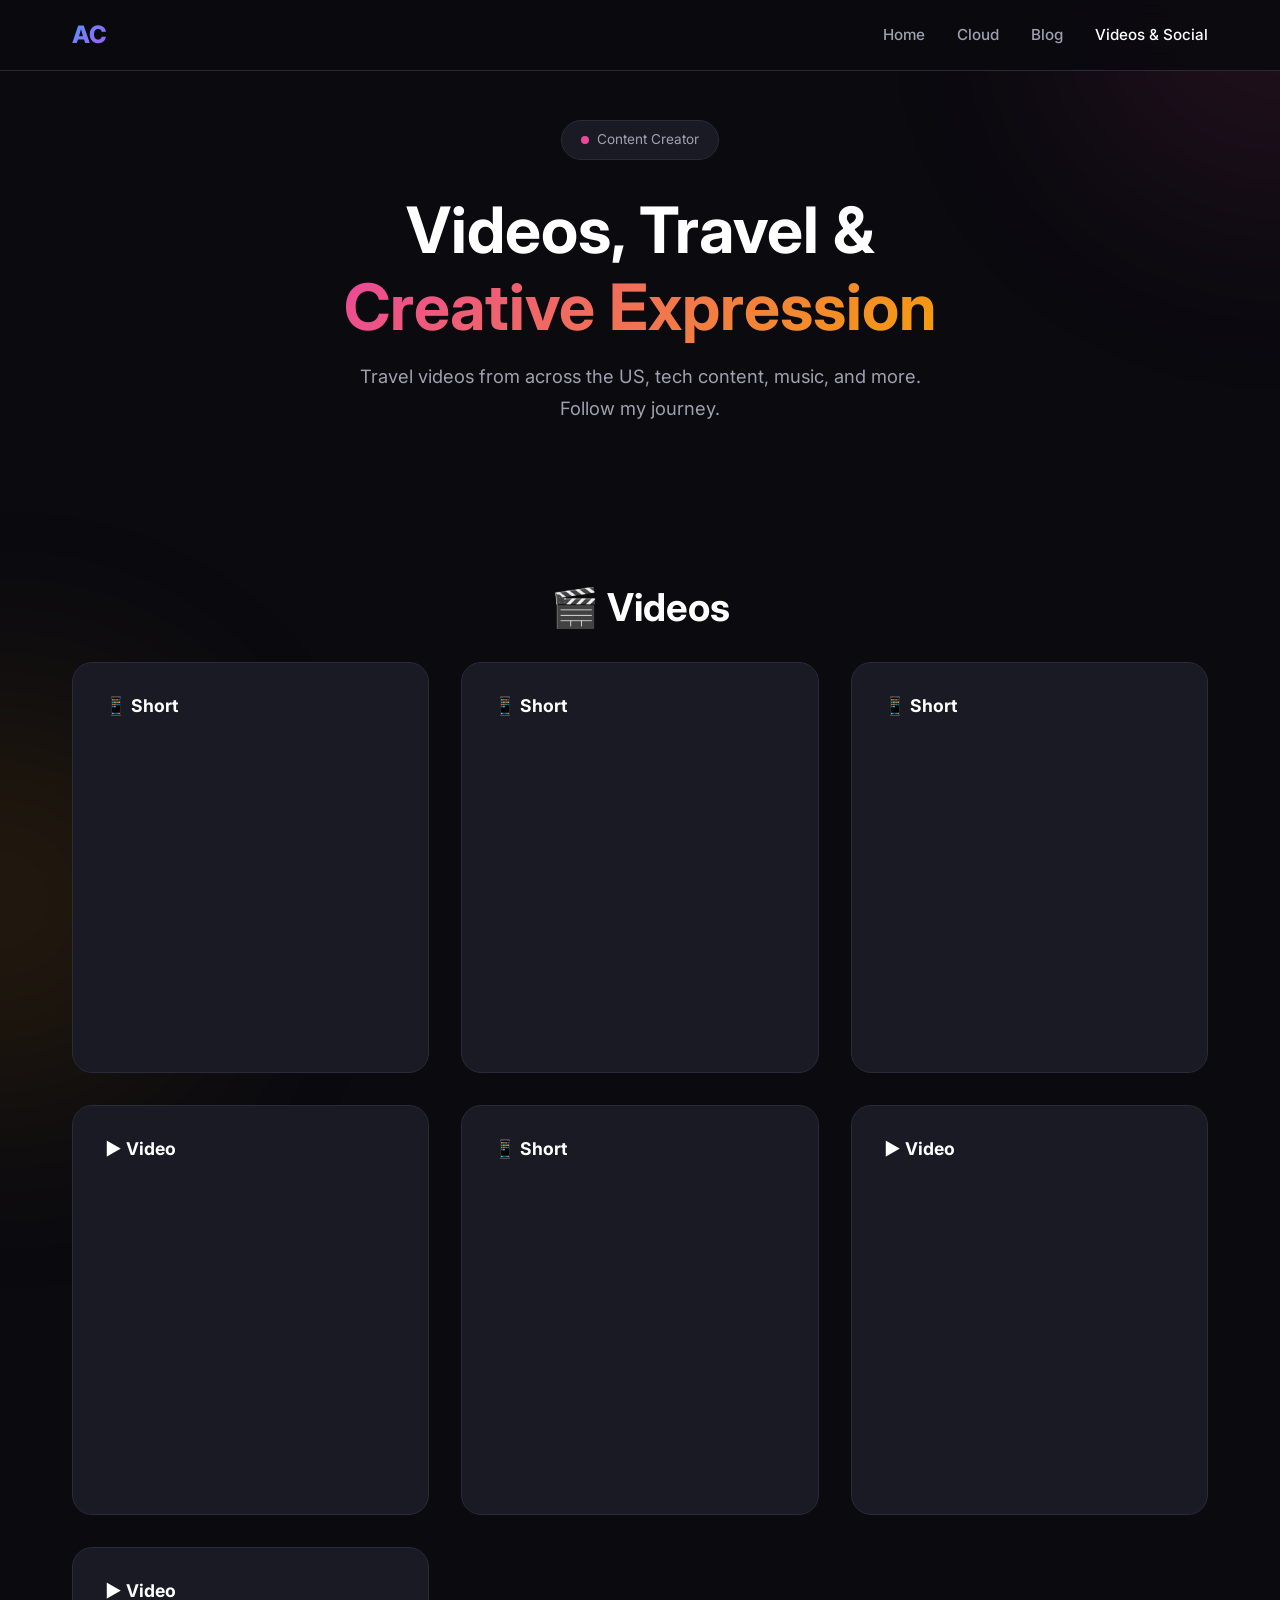
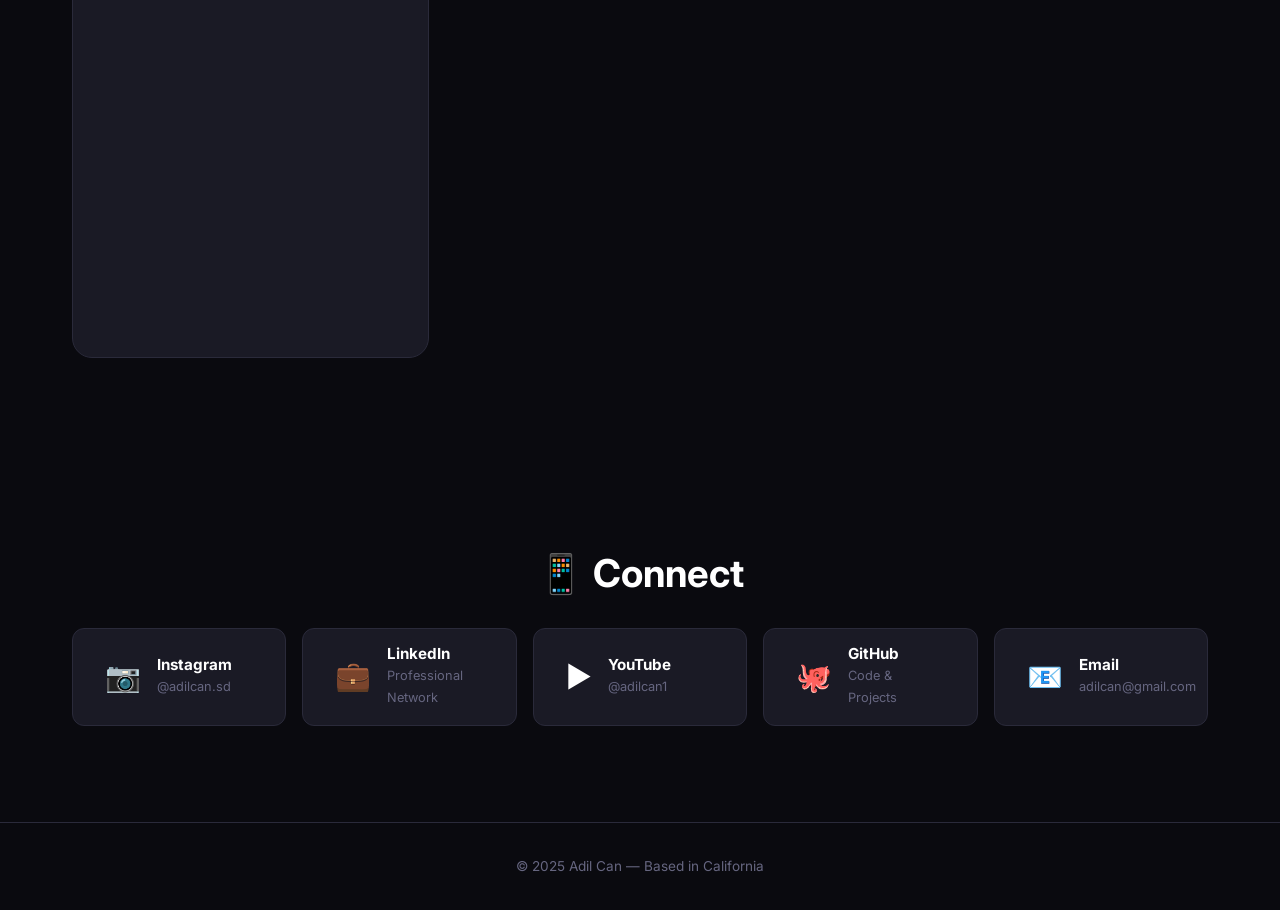
<file: social/index.html>
<!DOCTYPE html>
<html lang="en">
<head>
    <meta charset="UTF-8">
    <meta name="viewport" content="width=device-width, initial-scale=1.0">
    <meta name="description" content="Adil Can — Videos, Travel & Social Media">
    <title>Videos & Social — Adil Can</title>
    <link rel="preconnect" href="https://fonts.googleapis.com">
    <link rel="preconnect" href="https://fonts.gstatic.com" crossorigin>
    <link href="https://fonts.googleapis.com/css2?family=Inter:wght@300;400;500;600;700;800;900&display=swap" rel="stylesheet">
    <link rel="stylesheet" href="../assets/css/global.css">
    <link rel="stylesheet" href="../assets/css/social.css">
    <link rel="icon" type="image/svg+xml" href="data:image/svg+xml,<svg xmlns='http://www.w3.org/2000/svg' viewBox='0 0 100 100'><text y='.9em' font-size='90'>🎬</text></svg>">
</head>
<body>
    <div class="bg-glow bg-glow-1" style="background: var(--accent-pink);"></div>
    <div class="bg-glow bg-glow-2" style="background: var(--accent-orange);"></div>

    <nav class="navbar">
        <div class="nav-content">
            <a href="../index.html" class="nav-logo">AC</a>
            <ul class="nav-links" id="navLinks">
                <li><a href="../index.html">Home</a></li>
                <li><a href="../cloud/index.html">Cloud</a></li>
                <li><a href="../blog/index.html">Blog</a></li>
                <li><a href="../social/index.html" style="color: var(--text-primary);">Videos & Social</a></li>
            </ul>
            <button class="nav-toggle" id="navToggle" aria-label="Toggle menu">
                <span></span><span></span><span></span>
            </button>
        </div>
    </nav>

    <!-- Hero -->
    <section class="social-hero section">
        <div class="container">
            <div class="hero-badge animate-in">
                <span class="dot" style="background: var(--accent-pink);"></span>
                <span>Content Creator</span>
            </div>
            <h1 class="animate-in animate-delay-1">
                Videos, Travel &<br><span class="gradient-text-2">Creative Expression</span>
            </h1>
            <p class="animate-in animate-delay-2">
                Travel videos from across the US, tech content, music, and more. Follow my journey.
            </p>
        </div>
    </section>

    <!-- Music & Shorts -->
    <section class="section">
        <div class="container">
            <h2 class="animate-in" style="text-align: center; margin-bottom: var(--space-lg);">🎬 Videos</h2>
            <div class="music-players">
                <div class="music-player-card animate-in animate-delay-1">
                    <h3>📱 Short</h3>
                    <iframe 
                        width="100%" 
                        height="300" 
                        src="https://www.youtube.com/embed/dlHzHKtT_jQ" 
                        title="Short" 
                        frameborder="0" 
                        allow="accelerometer; autoplay; clipboard-write; encrypted-media; gyroscope; picture-in-picture; web-share" 
                        allowfullscreen
                        style="border-radius: 12px;"
                        loading="lazy">
                    </iframe>
                </div>
                <div class="music-player-card animate-in animate-delay-2">
                    <h3>📱 Short</h3>
                    <iframe 
                        width="100%" 
                        height="300" 
                        src="https://www.youtube.com/embed/wyv_GdlN_fY" 
                        title="Short" 
                        frameborder="0" 
                        allow="accelerometer; autoplay; clipboard-write; encrypted-media; gyroscope; picture-in-picture; web-share" 
                        allowfullscreen
                        style="border-radius: 12px;"
                        loading="lazy">
                    </iframe>
                </div>
                <div class="music-player-card animate-in animate-delay-3">
                    <h3>📱 Short</h3>
                    <iframe 
                        width="100%" 
                        height="300" 
                        src="https://www.youtube.com/embed/OBjlRXu5p14" 
                        title="Short" 
                        frameborder="0" 
                        allow="accelerometer; autoplay; clipboard-write; encrypted-media; gyroscope; picture-in-picture; web-share" 
                        allowfullscreen
                        style="border-radius: 12px;"
                        loading="lazy">
                    </iframe>
                </div>
                <div class="music-player-card animate-in animate-delay-1">
                    <h3>▶️ Video</h3>
                    <iframe 
                        width="100%" 
                        height="300" 
                        src="https://www.youtube.com/embed/IReg6sxN1e0" 
                        title="Video" 
                        frameborder="0" 
                        allow="accelerometer; autoplay; clipboard-write; encrypted-media; gyroscope; picture-in-picture; web-share" 
                        allowfullscreen
                        style="border-radius: 12px;"
                        loading="lazy">
                    </iframe>
                </div>
                <div class="music-player-card animate-in animate-delay-2">
                    <h3>📱 Short</h3>
                    <iframe 
                        width="100%" 
                        height="300" 
                        src="https://www.youtube.com/embed/DLON-MgiQZw" 
                        title="Short" 
                        frameborder="0" 
                        allow="accelerometer; autoplay; clipboard-write; encrypted-media; gyroscope; picture-in-picture; web-share" 
                        allowfullscreen
                        style="border-radius: 12px;"
                        loading="lazy">
                    </iframe>
                </div>
                <div class="music-player-card animate-in animate-delay-3">
                    <h3>▶️ Video</h3>
                    <iframe 
                        width="100%" 
                        height="300" 
                        src="https://www.youtube.com/embed/VguJ-022fLk" 
                        title="Video" 
                        frameborder="0" 
                        allow="accelerometer; autoplay; clipboard-write; encrypted-media; gyroscope; picture-in-picture; web-share" 
                        allowfullscreen
                        style="border-radius: 12px;"
                        loading="lazy">
                    </iframe>
                </div>
                <div class="music-player-card animate-in animate-delay-1">
                    <h3>▶️ Video</h3>
                    <iframe 
                        width="100%" 
                        height="300" 
                        src="https://www.youtube.com/embed/hnQk0jUF8ck" 
                        title="Video" 
                        frameborder="0" 
                        allow="accelerometer; autoplay; clipboard-write; encrypted-media; gyroscope; picture-in-picture; web-share" 
                        allowfullscreen
                        style="border-radius: 12px;"
                        loading="lazy">
                    </iframe>
                </div>
            </div>
        </div>
    </section>

    <!-- Social Media Links -->
    <section class="section">
        <div class="container">
            <h2 class="animate-in" style="text-align: center; margin-bottom: var(--space-lg);">📱 Connect</h2>
            <div class="social-links-grid">
                <a href="https://www.instagram.com/adilcan.sd/" target="_blank" class="social-link-card instagram animate-in animate-delay-1">
                    <span class="social-link-icon">📷</span>
                    <div class="social-link-info">
                        <h4>Instagram</h4>
                        <p>@adilcan.sd</p>
                    </div>
                </a>
                <a href="https://www.linkedin.com/in/adilcan/" target="_blank" class="social-link-card linkedin animate-in animate-delay-2">
                    <span class="social-link-icon">💼</span>
                    <div class="social-link-info">
                        <h4>LinkedIn</h4>
                        <p>Professional Network</p>
                    </div>
                </a>
                <a href="https://youtube.com/@adilcan1" target="_blank" class="social-link-card youtube animate-in animate-delay-3">
                    <span class="social-link-icon">▶️</span>
                    <div class="social-link-info">
                        <h4>YouTube</h4>
                        <p>@adilcan1</p>
                    </div>
                </a>
                <a href="https://github.com/adilc" target="_blank" class="social-link-card github animate-in animate-delay-4">
                    <span class="social-link-icon">🐙</span>
                    <div class="social-link-info">
                        <h4>GitHub</h4>
                        <p>Code & Projects</p>
                    </div>
                </a>
                <a href="mailto:adilcan@gmail.com" class="social-link-card animate-in animate-delay-1" style="border-color: var(--border-color);">
                    <span class="social-link-icon">📧</span>
                    <div class="social-link-info">
                        <h4>Email</h4>
                        <p>adilcan@gmail.com</p>
                    </div>
                </a>
            </div>
        </div>
    </section>

    <footer class="footer">
        <div class="container">
            <p>© 2025 Adil Can — Based in California</p>
        </div>
    </footer>

    <script src="../assets/js/main.js"></script>
</body>
</html>
</file>
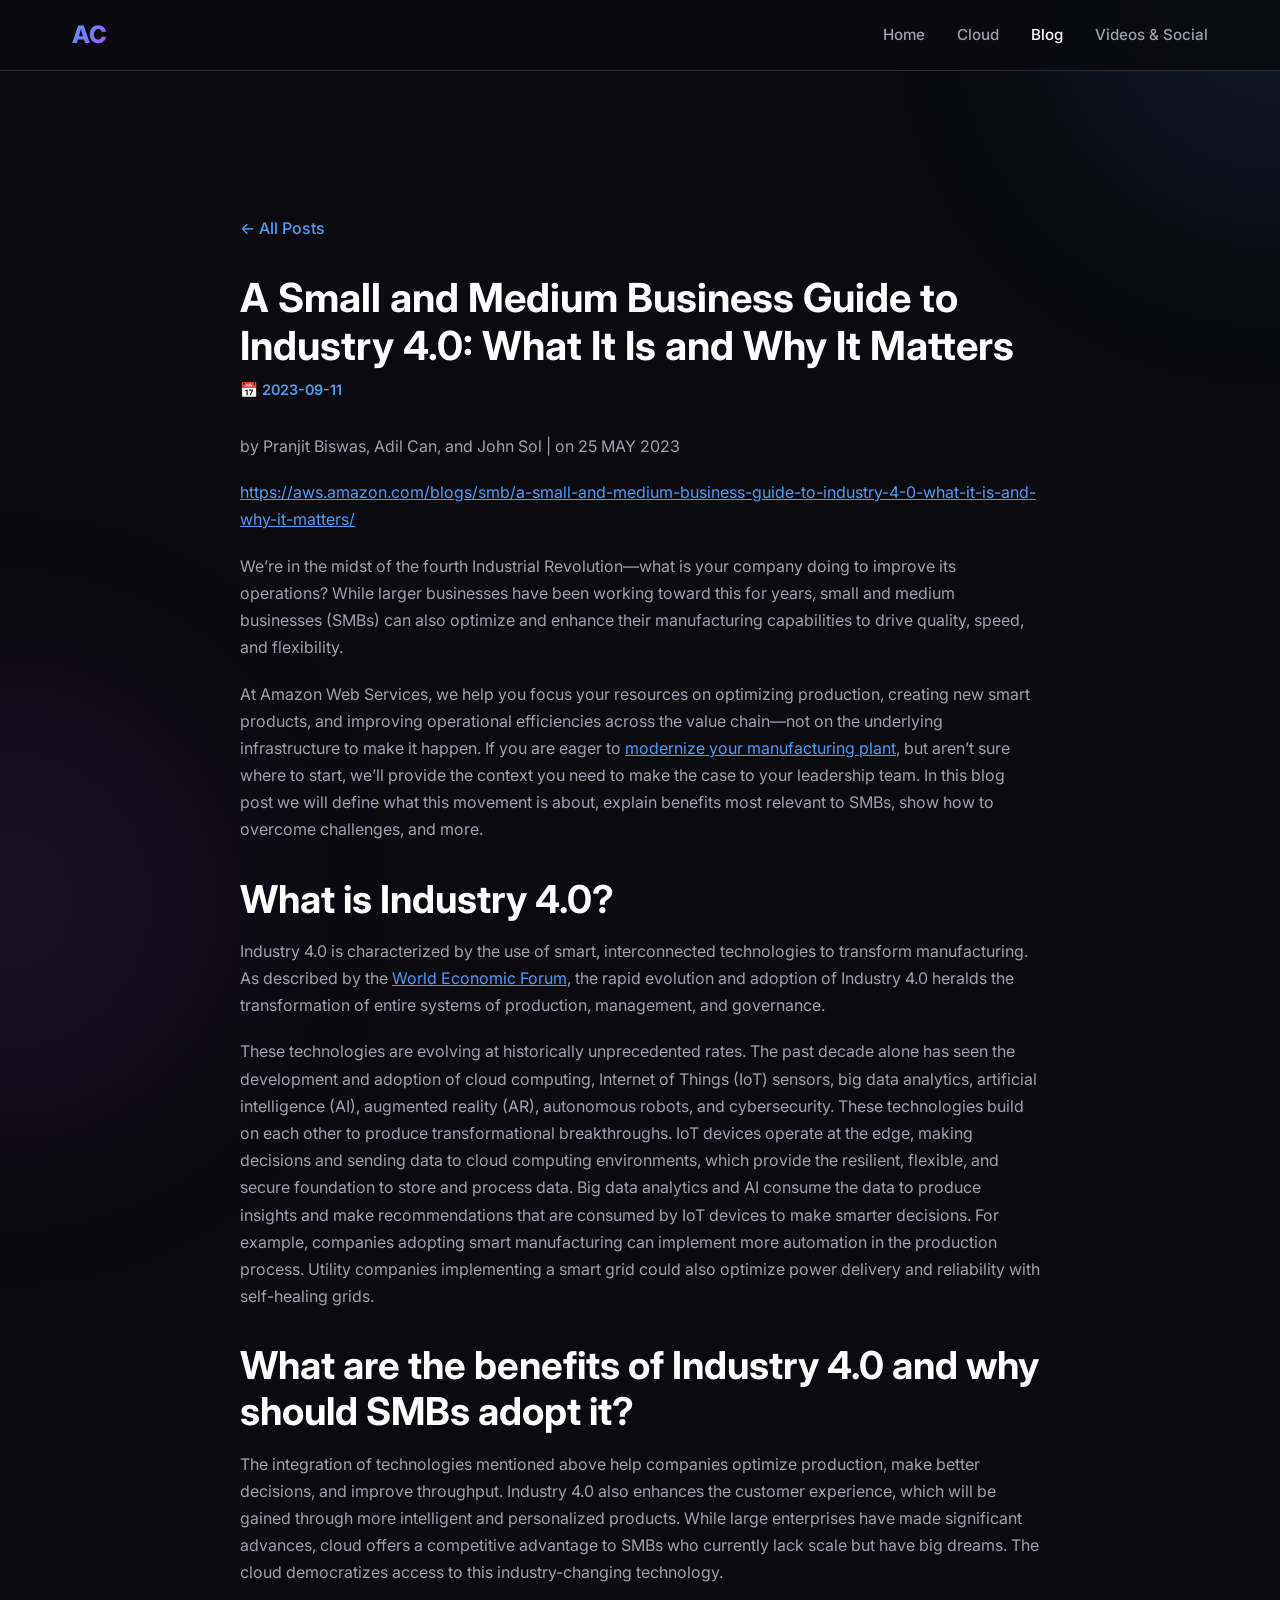
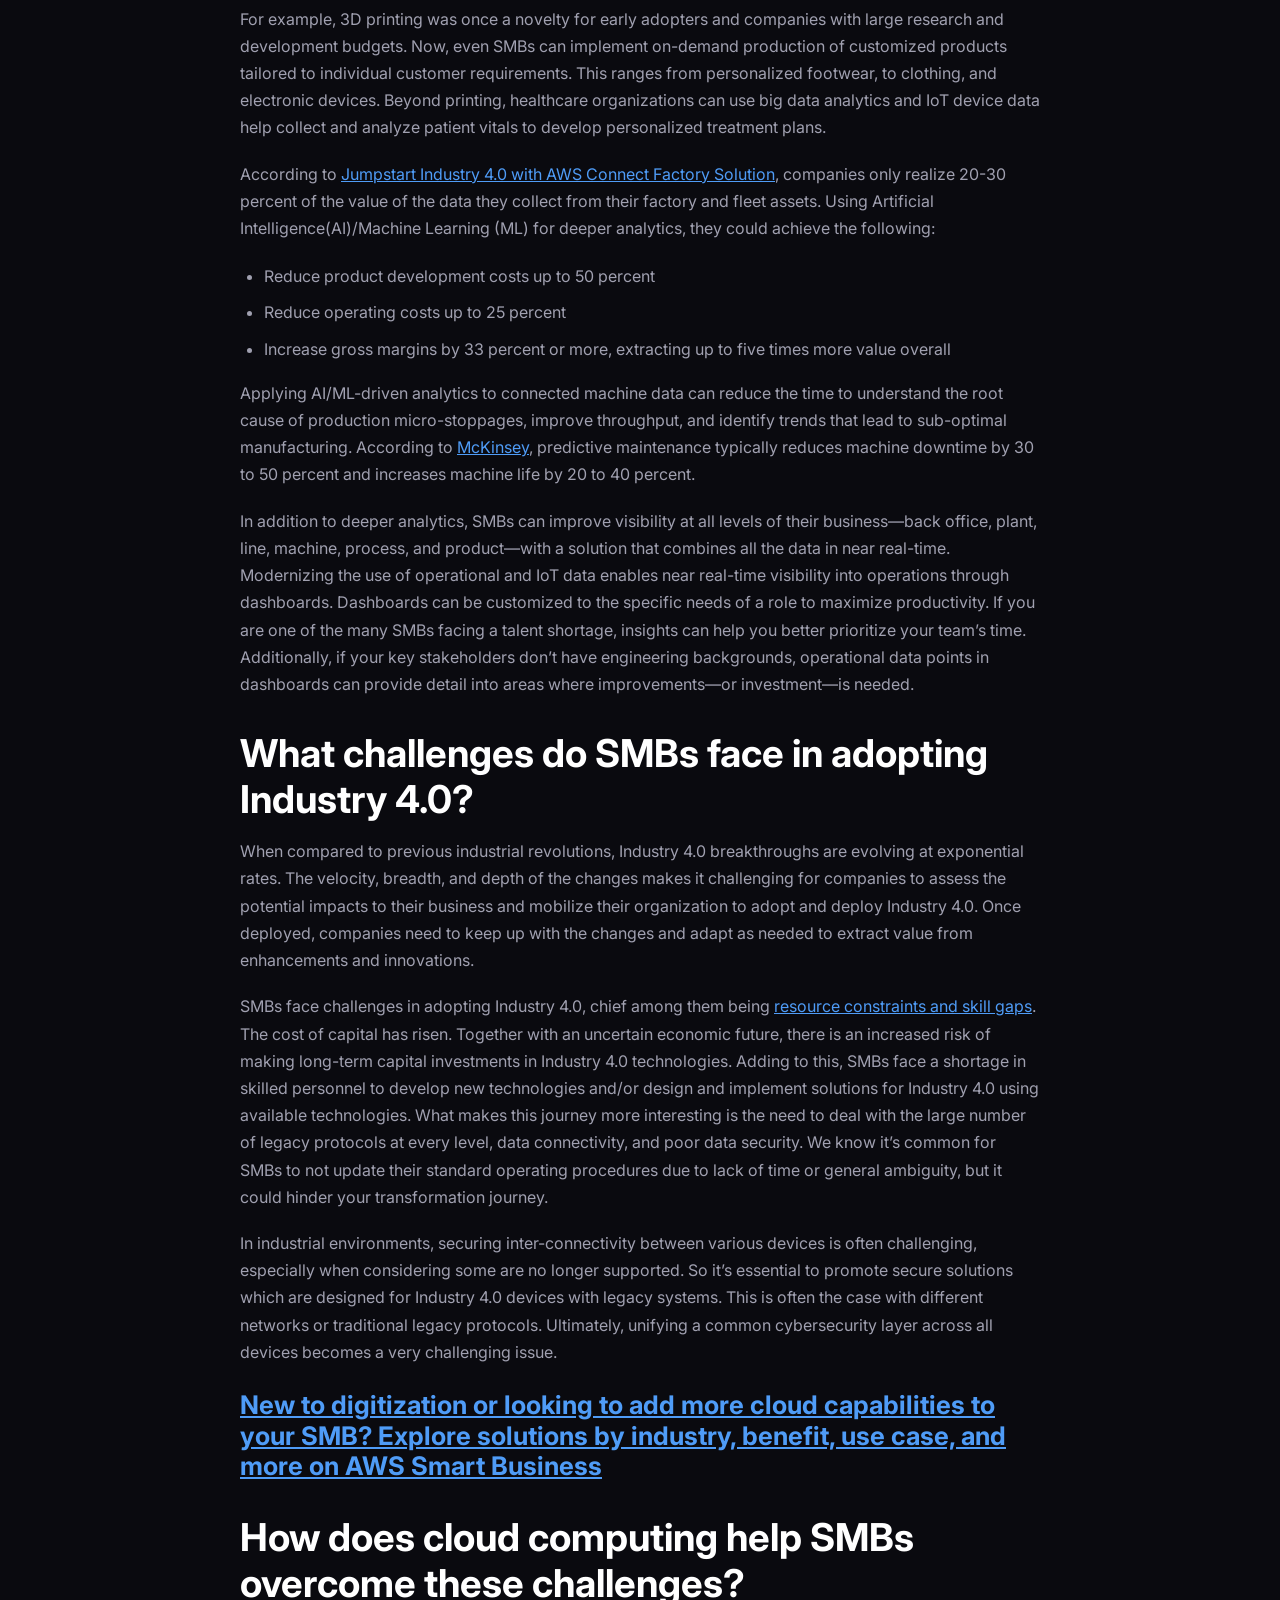
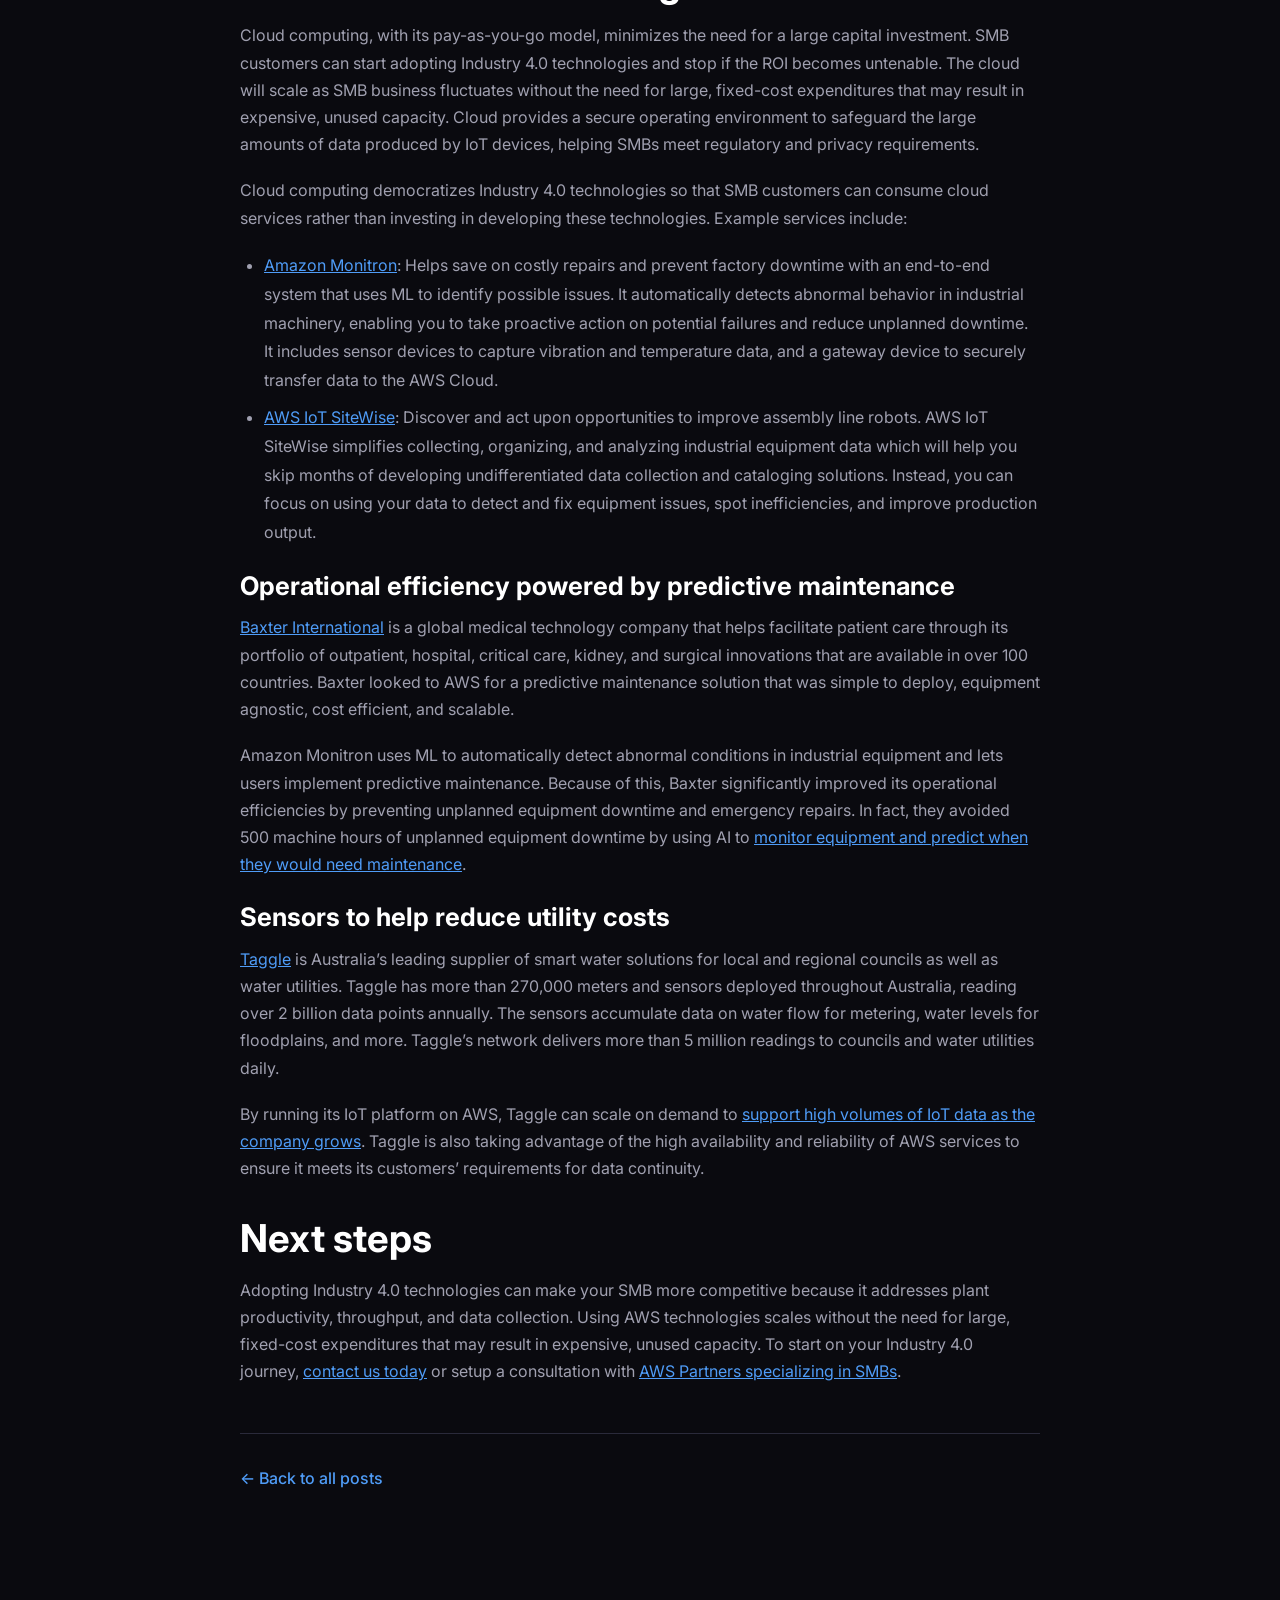
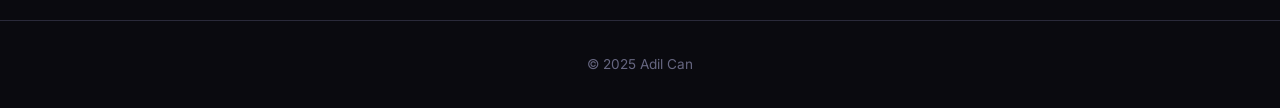
<file: blog/a-small-and-medium-business-guide-to-industry-4-0-what-it-is-and-why-it-matters.html>
<!DOCTYPE html>
<html lang="en">
<head>
    <meta charset="UTF-8">
    <meta name="viewport" content="width=device-width, initial-scale=1.0">
    <meta name="description" content="A Small and Medium Business Guide to Industry 4.0: What It Is and Why It Matters — Adil Can">
    <title>A Small and Medium Business Guide to Industry 4.0: What It Is and Why It Matters — Adil Can</title>
    <link rel="preconnect" href="https://fonts.googleapis.com">
    <link rel="preconnect" href="https://fonts.gstatic.com" crossorigin>
    <link href="https://fonts.googleapis.com/css2?family=Inter:wght@300;400;500;600;700;800;900&family=JetBrains+Mono:wght@400;500&display=swap" rel="stylesheet">
    <link rel="stylesheet" href="../assets/css/global.css">
    <link rel="stylesheet" href="../assets/css/cloud.css">
    <link rel="icon" type="image/svg+xml" href="data:image/svg+xml,<svg xmlns='http://www.w3.org/2000/svg' viewBox='0 0 100 100'><text y='.9em' font-size='90'>📝</text></svg>">
    <style>
        .blog-post { max-width: 800px; margin: 0 auto; padding-top: 120px; }
        .blog-post h1 { margin-bottom: 0.5rem; font-size: clamp(1.8rem, 4vw, 2.5rem); }
        .blog-date { color: var(--accent-blue); font-size: 0.9rem; font-weight: 600; margin-bottom: 2rem; display: block; }
        .blog-content { line-height: 1.8; }
        .blog-content p { margin-bottom: 1.2rem; color: var(--text-secondary); }
        .blog-content h2 { margin: 2rem 0 1rem; color: var(--text-primary); }
        .blog-content h3 { margin: 1.5rem 0 0.8rem; color: var(--text-primary); }
        .blog-content h4 { margin: 1.2rem 0 0.6rem; color: var(--text-primary); }
        .blog-content ul, .blog-content ol { margin: 1rem 0; padding-left: 1.5rem; color: var(--text-secondary); }
        .blog-content li { margin-bottom: 0.5rem; }
        .blog-content a { color: var(--accent-blue); text-decoration: underline; }
        .blog-content a:hover { color: var(--text-primary); }
        .blog-content img { max-width: 100%; height: auto; border-radius: var(--radius-md); margin: 1rem 0; }
        .blog-content pre { background: var(--bg-card); border: 1px solid var(--border-color); border-radius: var(--radius-md); padding: 1rem; overflow-x: auto; margin: 1rem 0; font-family: var(--font-mono); font-size: 0.85rem; color: var(--text-secondary); }
        .blog-content blockquote { border-left: 3px solid var(--accent-blue); padding-left: 1rem; margin: 1rem 0; color: var(--text-muted); }
        .blog-content figure { margin: 1.5rem 0; }
        .blog-content figcaption { font-size: 0.85rem; color: var(--text-muted); text-align: center; margin-top: 0.5rem; }
        .back-link { display: inline-flex; align-items: center; gap: 0.5rem; color: var(--accent-blue); font-weight: 500; margin-bottom: 2rem; }
        .back-link:hover { color: var(--text-primary); }
    </style>
</head>
<body>
    <div class="bg-glow bg-glow-1"></div>
    <div class="bg-glow bg-glow-2"></div>

    <nav class="navbar">
        <div class="nav-content">
            <a href="../index.html" class="nav-logo">AC</a>
            <ul class="nav-links" id="navLinks">
                <li><a href="../index.html">Home</a></li>
                <li><a href="../cloud/index.html">Cloud</a></li>
                <li><a href="index.html" style="color: var(--text-primary);">Blog</a></li>
                <li><a href="../social/index.html">Videos & Social</a></li>
            </ul>
            <button class="nav-toggle" id="navToggle" aria-label="Toggle menu">
                <span></span><span></span><span></span>
            </button>
        </div>
    </nav>

    <section class="section">
        <div class="container">
            <div class="blog-post">
                <a href="index.html" class="back-link">← All Posts</a>
                <h1>A Small and Medium Business Guide to Industry 4.0: What It Is and Why It Matters</h1>
                <span class="blog-date">📅 2023-09-11</span>
                <div class="blog-content">
                    <p>by Pranjit Biswas, Adil Can, and John Sol | on 25 MAY 2023 </p>

<p><a href="https://aws.amazon.com/blogs/smb/a-small-and-medium-business-guide-to-industry-4-0-what-it-is-and-why-it-matters/">https://aws.amazon.com/blogs/smb/a-small-and-medium-business-guide-to-industry-4-0-what-it-is-and-why-it-matters/</a></p>

<p></p>

<p>We’re in the midst of the fourth Industrial Revolution—what is your company doing to improve its operations? While larger businesses have been working toward this for years, small and medium businesses (SMBs) can also optimize and enhance their manufacturing capabilities to drive quality, speed, and flexibility.</p>

<p>At Amazon Web Services, we help you focus your resources on optimizing production, creating new smart products, and improving operational efficiencies across the value chain—not on the underlying infrastructure to make it happen. If you are eager to&nbsp;<a href="https://aws.amazon.com/smart-business/manufacturing">modernize your manufacturing plant</a>, but aren’t sure where to start, we’ll provide the context you need to make the case to your leadership team. In this blog post we will define what this movement is about, explain benefits most relevant to SMBs, show how to overcome challenges, and more.</p>

<h2 class="wp-block-heading">What is Industry 4.0?</h2>

<p>Industry 4.0 is characterized by the use of smart, interconnected technologies to transform manufacturing. As described by the&nbsp;<a href="https://www.weforum.org/agenda/2016/01/the-fourth-industrial-revolution-what-it-means-and-how-to-respond/">World Economic Forum</a>, the rapid evolution and adoption of Industry 4.0 heralds the transformation of entire systems of production, management, and governance.</p>

<p>These technologies are evolving at historically unprecedented rates. The past decade alone has seen the development and adoption of cloud computing, Internet of Things (IoT) sensors, big data analytics, artificial intelligence (AI), augmented reality (AR), autonomous robots, and cybersecurity. These technologies build on each other to produce transformational breakthroughs. IoT devices operate at the edge, making decisions and sending data to cloud computing environments, which provide the resilient, flexible, and secure foundation to store and process data. Big data analytics and AI consume the data to produce insights and make recommendations that are consumed by IoT devices to make smarter decisions. For example, companies adopting smart manufacturing can implement more automation in the production process. Utility companies implementing a smart grid could also optimize power delivery and reliability with self-healing grids.</p>

<h2 class="wp-block-heading">What are the benefits of Industry 4.0 and why should SMBs adopt it?</h2>

<p>The integration of technologies mentioned above help companies optimize production, make better decisions, and improve throughput. Industry 4.0 also enhances the customer experience, which will be gained through more intelligent and personalized products. While large enterprises have made significant advances, cloud offers a competitive advantage to SMBs who currently lack scale but have big dreams. The cloud democratizes access to this industry-changing technology.</p>

<p>For example, 3D printing was once a novelty for early adopters and companies with large research and development budgets. Now, even SMBs can implement on-demand production of customized products tailored to individual customer requirements. This ranges from personalized footwear, to clothing, and electronic devices. Beyond printing, healthcare organizations can use big data analytics and IoT device data help collect and analyze patient vitals to develop personalized treatment plans.</p>

<p>According to&nbsp;<a href="https://d1.awsstatic.com/partner-network/partner_marketing_web_team/AWS_Connected%20Factory%20Solution_eBook_FINAL_110520.pdf">Jumpstart Industry 4.0 with AWS Connect Factory Solution</a>, companies only realize 20-30 percent of the value of the data they collect from their factory and fleet assets. Using Artificial Intelligence(AI)/Machine Learning (ML) for deeper analytics, they could achieve the following:</p>

<ul><li>Reduce product development costs up to 50 percent</li>

<li>Reduce operating costs up to 25 percent</li>

<li>Increase gross margins by 33 percent or more, extracting up to five times more value overall</li>
</ul>

<p>Applying AI/ML-driven analytics to connected machine data can reduce the time to understand the root cause of production micro-stoppages, improve throughput, and identify trends that lead to sub-optimal manufacturing. According to&nbsp;<a href="https://www.mckinsey.com/capabilities/operations/our-insights/manufacturing-analytics-unleashes-productivity-and-profitability">McKinsey</a>, predictive maintenance typically reduces machine downtime by 30 to 50 percent and increases machine life by 20 to 40 percent.</p>

<p>In addition to deeper analytics, SMBs can improve visibility at all levels of their business—back office, plant, line, machine, process, and product—with a solution that combines all the data in near real-time. Modernizing the use of operational and IoT data enables near real-time visibility into operations through dashboards. Dashboards can be customized to the specific needs of a role to maximize productivity. If you are one of the many SMBs facing a talent shortage, insights can help you better prioritize your team’s time. Additionally, if your key stakeholders don’t have engineering backgrounds, operational data points in dashboards can provide detail into areas where improvements—or investment—is needed.</p>

<p></p>

<h2 class="wp-block-heading">What challenges do SMBs face in adopting Industry 4.0?</h2>

<p>When compared to previous industrial revolutions, Industry 4.0 breakthroughs are evolving at exponential rates. The velocity, breadth, and depth of the changes makes it challenging for companies to assess the potential impacts to their business and mobilize their organization to adopt and deploy Industry 4.0. Once deployed, companies need to keep up with the changes and adapt as needed to extract value from enhancements and innovations.</p>

<p>SMBs face challenges in adopting Industry 4.0, chief among them being&nbsp;<a href="https://aws.amazon.com/blogs/smb/why-small-and-medium-businesses-should-invest-in-it-training-to-accelerate-growth/">resource constraints and skill gaps</a>. The cost of capital has risen. Together with an uncertain economic future, there is an increased risk of making long-term capital investments in Industry 4.0 technologies. Adding to this, SMBs face a shortage in skilled personnel to develop new technologies and/or design and implement solutions for Industry 4.0 using available technologies. What makes this journey more interesting is the need to deal with the large number of legacy protocols at every level, data connectivity, and poor data security. We know it’s common for SMBs to not update their standard operating procedures due to lack of time or general ambiguity, but it could hinder your transformation journey.</p>

<p>In industrial environments, securing inter-connectivity between various devices is often challenging, especially when considering some are no longer supported. So it’s essential to promote secure solutions which are designed for Industry 4.0 devices with legacy systems. This is often the case with different networks or traditional legacy protocols. Ultimately, unifying a common cybersecurity layer across all devices becomes a very challenging issue.</p>

<h3 class="wp-block-heading"><a href="https://aws.amazon.com/smart-business/">New to digitization or looking to add more cloud capabilities to your SMB? Explore solutions by industry, benefit, use case, and more on AWS Smart Business</a></h3>

<h2 class="wp-block-heading">How does cloud computing help SMBs overcome these challenges?</h2>

<p>Cloud computing, with its pay-as-you-go model, minimizes the need for a large capital investment. SMB customers can start adopting Industry 4.0 technologies and stop if the ROI becomes untenable. The cloud will scale as SMB business fluctuates without the need for large, fixed-cost expenditures that may result in expensive, unused capacity. Cloud provides a secure operating environment to safeguard the large amounts of data produced by IoT devices, helping SMBs meet regulatory and privacy requirements.</p>

<p>Cloud computing democratizes Industry 4.0 technologies so that SMB customers can consume cloud services rather than investing in developing these technologies. Example services include:</p>

<ul><li><a href="https://aws.amazon.com/monitron/">Amazon Monitron</a>: Helps save on costly repairs and prevent factory downtime with an end-to-end system that uses ML to identify possible issues. It automatically detects abnormal behavior in industrial machinery, enabling you to take proactive action on potential failures and reduce unplanned downtime. It includes sensor devices to capture vibration and temperature data, and a gateway device to securely transfer data to the AWS Cloud.</li>

<li><a href="https://aws.amazon.com/iot-sitewise/">AWS IoT SiteWise</a>: Discover and act upon opportunities to improve assembly line robots. AWS IoT SiteWise simplifies collecting, organizing, and analyzing industrial equipment data which will help you skip months of developing undifferentiated data collection and cataloging solutions. Instead, you can focus on using your data to detect and fix equipment issues, spot inefficiencies, and improve production output.</li>
</ul>

<h3 class="wp-block-heading">Operational efficiency powered by predictive maintenance</h3>

<p><a href="https://www.baxter.com/">Baxter International</a>&nbsp;is a global medical technology company that helps facilitate patient care through its portfolio of outpatient, hospital, critical care, kidney, and surgical innovations that are available in over 100 countries. Baxter looked to AWS for a predictive maintenance solution that was simple to deploy, equipment agnostic, cost efficient, and scalable.</p>

<p>Amazon Monitron uses ML to automatically detect abnormal conditions in industrial equipment and lets users implement predictive maintenance. Because of this, Baxter significantly improved its operational efficiencies by preventing unplanned equipment downtime and emergency repairs. In fact, they avoided 500 machine hours of unplanned equipment downtime by using AI to&nbsp;<a href="https://aws.amazon.com/solutions/case-studies/baxter-case-study/">monitor equipment and predict when they would need maintenance</a>.</p>

<h3 class="wp-block-heading">Sensors to help reduce utility costs</h3>

<p><a href="https://taggle.com/">Taggle</a>&nbsp;is Australia’s leading supplier of smart water solutions for local and regional councils as well as water utilities. Taggle has more than 270,000 meters and sensors deployed throughout Australia, reading over 2 billion data points annually. The sensors accumulate data on water flow for metering, water levels for floodplains, and more. Taggle’s network delivers more than 5 million readings to councils and water utilities daily.</p>

<p>By running its IoT platform on AWS, Taggle can scale on demand to&nbsp;<a href="https://aws.amazon.com/solutions/case-studies/taggle-systems-case-study/">support high volumes of IoT data as the company grows</a>. Taggle is also taking advantage of the high availability and reliability of AWS services to ensure it meets its customers’ requirements for data continuity.</p>

<h2 class="wp-block-heading">Next steps</h2>

<p>Adopting Industry 4.0 technologies can make your SMB more competitive because it addresses plant productivity, throughput, and data collection. Using AWS technologies scales without the need for large, fixed-cost expenditures that may result in expensive, unused capacity. To start on your Industry 4.0 journey,&nbsp;<a href="https://aws.amazon.com/smart-business/smb-contact-us-form/?trk=f28de836-f170-463d-a333-aed74fbf5abe&amp;sc_channel=el">contact us today</a>&nbsp;or setup a consultation with&nbsp;<a href="https://aws.amazon.com/smart-business/partners-training/">AWS Partners specializing in SMBs</a>.</p>

                </div>
                <div style="margin-top: 3rem; padding-top: 2rem; border-top: 1px solid var(--border-color);">
                    <a href="index.html" class="back-link">← Back to all posts</a>
                </div>
            </div>
        </div>
    </section>

    <footer class="footer">
        <div class="container">
            <p>&copy; 2025 Adil Can</p>
        </div>
    </footer>

    <script src="../assets/js/main.js"></script>
</body>
</html>
</file>
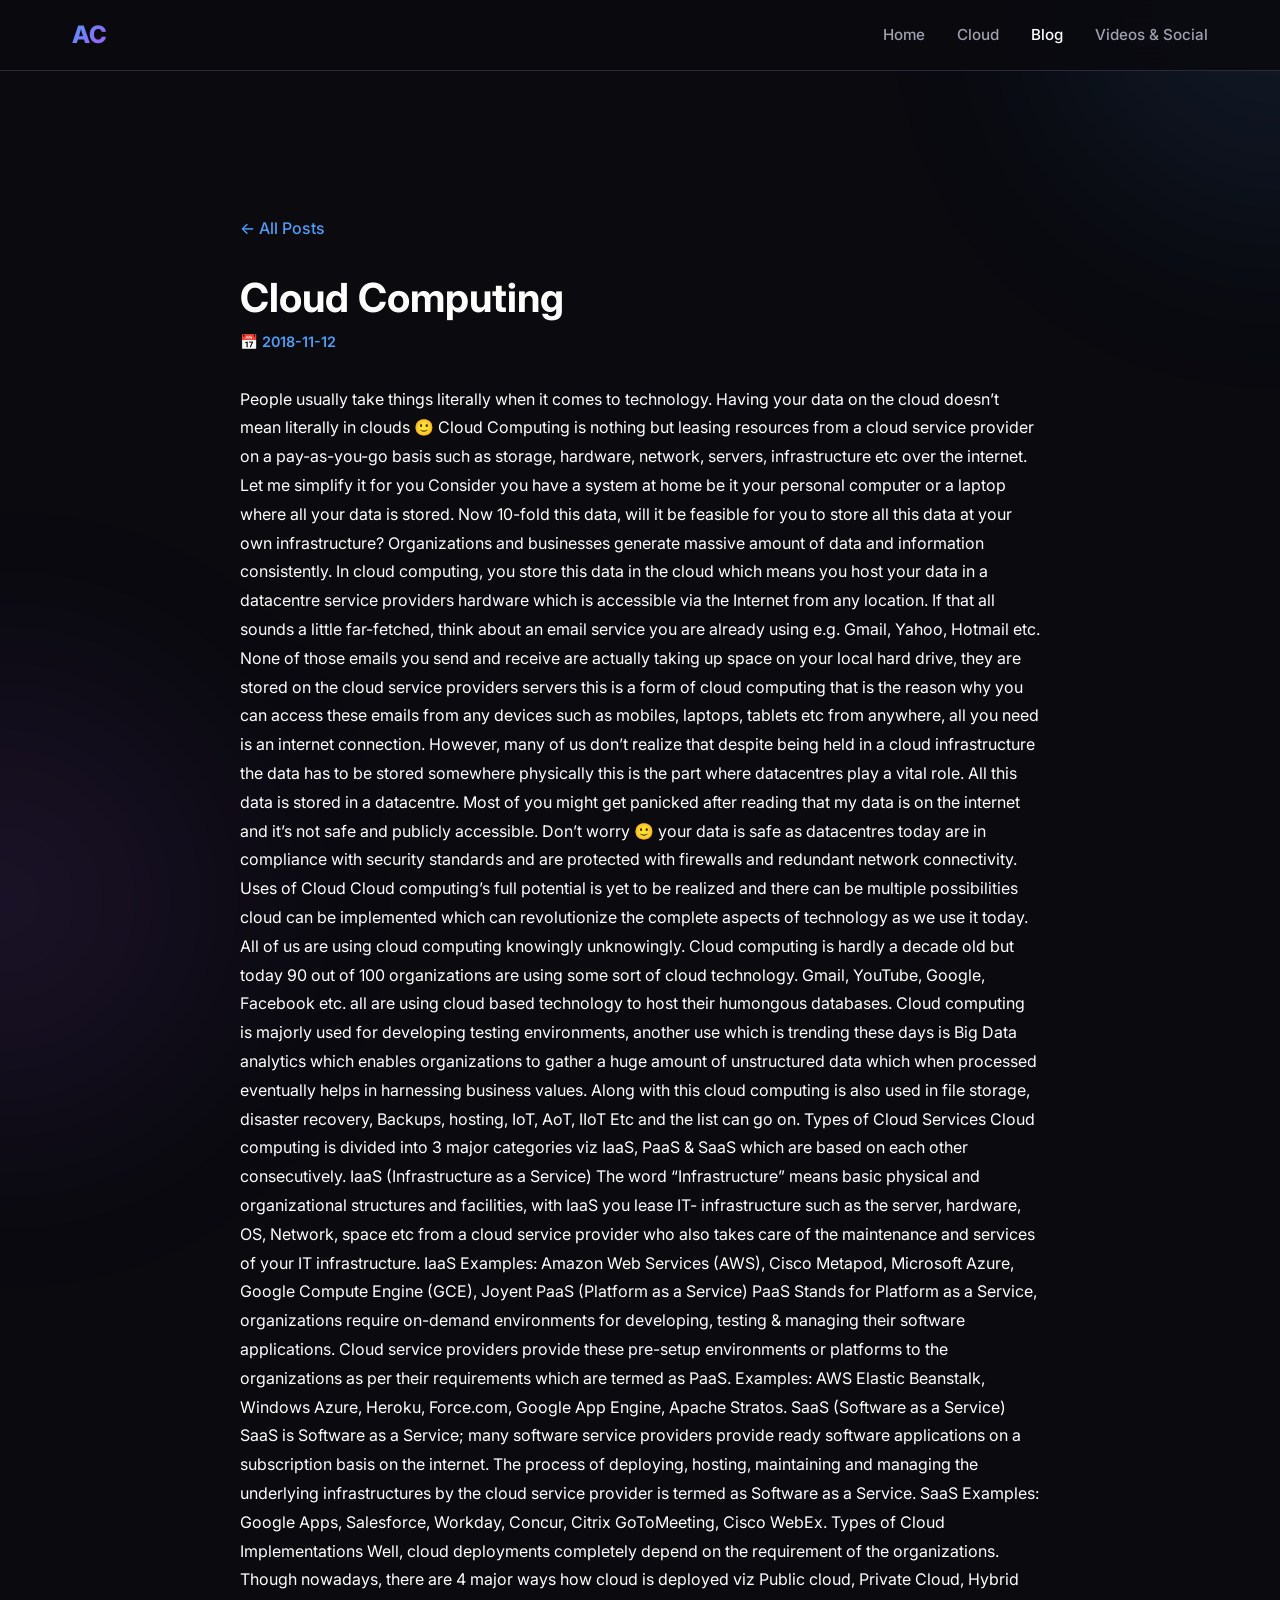
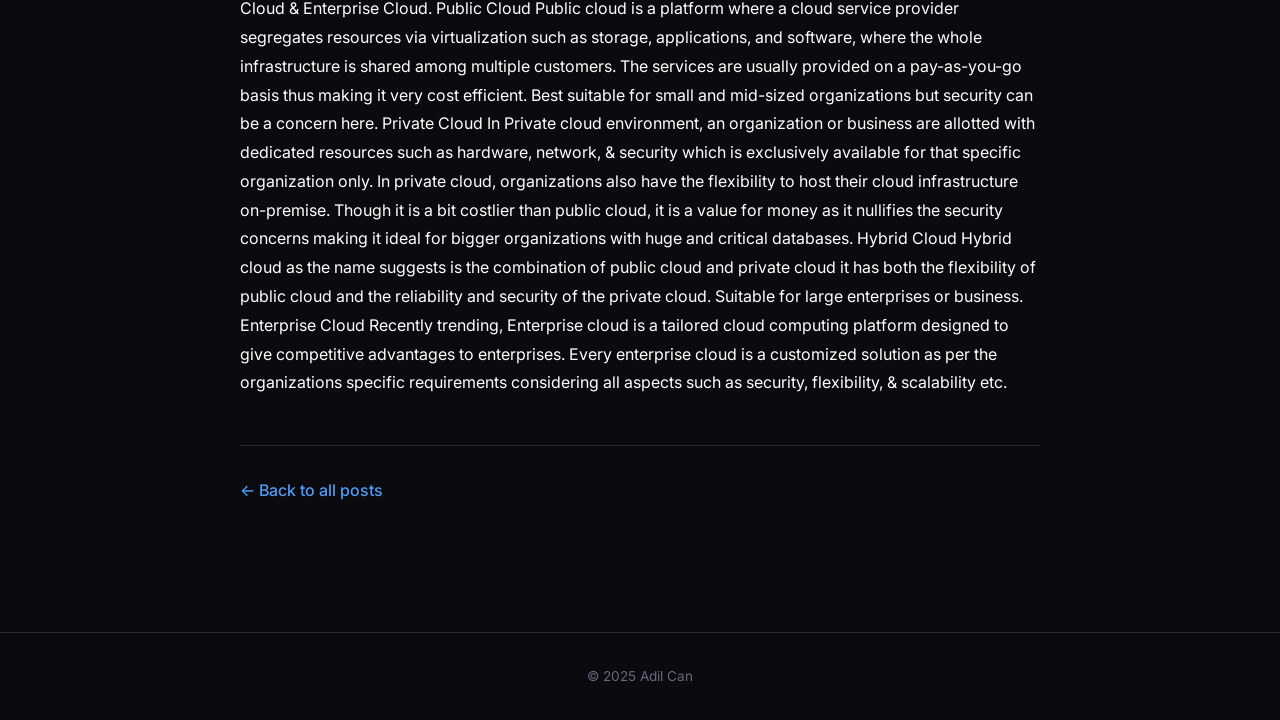
<file: blog/the-journey-begins.html>
<!DOCTYPE html>
<html lang="en">
<head>
    <meta charset="UTF-8">
    <meta name="viewport" content="width=device-width, initial-scale=1.0">
    <meta name="description" content="Cloud Computing — Adil Can">
    <title>Cloud Computing — Adil Can</title>
    <link rel="preconnect" href="https://fonts.googleapis.com">
    <link rel="preconnect" href="https://fonts.gstatic.com" crossorigin>
    <link href="https://fonts.googleapis.com/css2?family=Inter:wght@300;400;500;600;700;800;900&family=JetBrains+Mono:wght@400;500&display=swap" rel="stylesheet">
    <link rel="stylesheet" href="../assets/css/global.css">
    <link rel="stylesheet" href="../assets/css/cloud.css">
    <link rel="icon" type="image/svg+xml" href="data:image/svg+xml,<svg xmlns='http://www.w3.org/2000/svg' viewBox='0 0 100 100'><text y='.9em' font-size='90'>📝</text></svg>">
    <style>
        .blog-post { max-width: 800px; margin: 0 auto; padding-top: 120px; }
        .blog-post h1 { margin-bottom: 0.5rem; font-size: clamp(1.8rem, 4vw, 2.5rem); }
        .blog-date { color: var(--accent-blue); font-size: 0.9rem; font-weight: 600; margin-bottom: 2rem; display: block; }
        .blog-content { line-height: 1.8; }
        .blog-content p { margin-bottom: 1.2rem; color: var(--text-secondary); }
        .blog-content h2 { margin: 2rem 0 1rem; color: var(--text-primary); }
        .blog-content h3 { margin: 1.5rem 0 0.8rem; color: var(--text-primary); }
        .blog-content h4 { margin: 1.2rem 0 0.6rem; color: var(--text-primary); }
        .blog-content ul, .blog-content ol { margin: 1rem 0; padding-left: 1.5rem; color: var(--text-secondary); }
        .blog-content li { margin-bottom: 0.5rem; }
        .blog-content a { color: var(--accent-blue); text-decoration: underline; }
        .blog-content a:hover { color: var(--text-primary); }
        .blog-content img { max-width: 100%; height: auto; border-radius: var(--radius-md); margin: 1rem 0; }
        .blog-content pre { background: var(--bg-card); border: 1px solid var(--border-color); border-radius: var(--radius-md); padding: 1rem; overflow-x: auto; margin: 1rem 0; font-family: var(--font-mono); font-size: 0.85rem; color: var(--text-secondary); }
        .blog-content blockquote { border-left: 3px solid var(--accent-blue); padding-left: 1rem; margin: 1rem 0; color: var(--text-muted); }
        .blog-content figure { margin: 1.5rem 0; }
        .blog-content figcaption { font-size: 0.85rem; color: var(--text-muted); text-align: center; margin-top: 0.5rem; }
        .back-link { display: inline-flex; align-items: center; gap: 0.5rem; color: var(--accent-blue); font-weight: 500; margin-bottom: 2rem; }
        .back-link:hover { color: var(--text-primary); }
    </style>
</head>
<body>
    <div class="bg-glow bg-glow-1"></div>
    <div class="bg-glow bg-glow-2"></div>

    <nav class="navbar">
        <div class="nav-content">
            <a href="../index.html" class="nav-logo">AC</a>
            <ul class="nav-links" id="navLinks">
                <li><a href="../index.html">Home</a></li>
                <li><a href="../cloud/index.html">Cloud</a></li>
                <li><a href="index.html" style="color: var(--text-primary);">Blog</a></li>
                <li><a href="../social/index.html">Videos & Social</a></li>
            </ul>
            <button class="nav-toggle" id="navToggle" aria-label="Toggle menu">
                <span></span><span></span><span></span>
            </button>
        </div>
    </nav>

    <section class="section">
        <div class="container">
            <div class="blog-post">
                <a href="index.html" class="back-link">← All Posts</a>
                <h1>Cloud Computing</h1>
                <span class="blog-date">📅 2018-11-12</span>
                <div class="blog-content">
                    People usually take things literally when it comes to technology. Having your data on the cloud doesn’t mean literally in clouds 🙂

Cloud Computing is nothing but leasing resources from a cloud service provider on a pay-as-you-go basis such as storage, hardware, network, servers, infrastructure etc over the internet.

Let me simplify it for you

Consider you have a system at home be it your personal computer or a laptop where all your data is stored. Now 10-fold this data, will it be feasible for you to store all this data at your own infrastructure? Organizations and businesses generate massive amount of data and information consistently. In cloud computing, you store this data in the cloud which means you host your data in a datacentre service providers hardware which is accessible via the Internet from any location.

If that all sounds a little far-fetched, think about an email service you are already using e.g. Gmail, Yahoo, Hotmail etc. None of those emails you send and receive are actually taking up space on your local hard drive, they are stored on the cloud service providers servers this is a form of cloud computing that is the reason why you can access these emails from any devices such as mobiles, laptops, tablets etc from anywhere, all you need is an internet connection.

However, many of us don’t realize that despite being held in a cloud infrastructure the data has to be stored somewhere physically this is the part where datacentres play a vital role. All this data is stored in a datacentre.

Most of you might get panicked after reading that my data is on the internet and it’s not safe and publicly accessible. Don’t worry 🙂 your data is safe as datacentres today are in compliance with security standards and are protected with firewalls and redundant network connectivity.

Uses of Cloud
Cloud computing’s full potential is yet to be realized and there can be multiple possibilities cloud can be implemented which can revolutionize the complete aspects of technology as we use it today. All of us are using cloud computing knowingly unknowingly. Cloud computing is hardly a decade old but today 90 out of 100 organizations are using some sort of cloud technology. Gmail, YouTube, Google, Facebook etc. all are using cloud based technology to host their humongous databases. Cloud computing is majorly used for developing testing environments, another use which is trending these days is Big Data analytics which enables organizations to gather a huge amount of unstructured data which when processed eventually helps in harnessing business values. Along with this cloud computing is also used in file storage, disaster recovery, Backups, hosting, IoT, AoT, IIoT Etc and the list can go on.

Types of Cloud Services
Cloud computing is divided into 3 major categories viz IaaS, PaaS &amp; SaaS which are based on each other consecutively.

IaaS (Infrastructure as a Service)
The word “Infrastructure” means basic physical and organizational structures and facilities, with IaaS you lease IT- infrastructure such as the server, hardware, OS, Network, space etc from a cloud service provider who also takes care of the maintenance and services of your IT infrastructure. IaaS Examples: Amazon Web Services (AWS), Cisco Metapod, Microsoft Azure, Google Compute Engine (GCE), Joyent

PaaS (Platform as a Service)
PaaS Stands for Platform as a Service, organizations require on-demand environments for developing, testing &amp; managing their software applications. Cloud service providers provide these pre-setup environments or platforms to the organizations as per their requirements which are termed as PaaS. Examples: AWS Elastic Beanstalk, Windows Azure, Heroku, Force.com, Google App Engine, Apache Stratos.

SaaS (Software as a Service)
SaaS is Software as a Service; many software service providers provide ready software applications on a subscription basis on the internet. The process of deploying, hosting, maintaining and managing the underlying infrastructures by the cloud service provider is termed as Software as a Service. SaaS Examples: Google Apps, Salesforce, Workday, Concur, Citrix GoToMeeting, Cisco WebEx.

Types of Cloud Implementations
Well, cloud deployments completely depend on the requirement of the organizations. Though nowadays, there are 4 major ways how cloud is deployed viz Public cloud, Private Cloud, Hybrid Cloud &amp; Enterprise Cloud.

Public Cloud
Public cloud is a platform where a cloud service provider segregates resources via virtualization such as storage, applications, and software, where the whole infrastructure is shared among multiple customers. The services are usually provided on a pay-as-you-go basis thus making it very cost efficient. Best suitable for small and mid-sized organizations but security can be a concern here.

Private Cloud
In Private cloud environment, an organization or business are allotted with dedicated resources such as hardware, network, &amp; security which is exclusively available for that specific organization only. In private cloud, organizations also have the flexibility to host their cloud infrastructure on-premise. Though it is a bit costlier than public cloud, it is a value for money as it nullifies the security concerns making it ideal for bigger organizations with huge and critical databases.

Hybrid Cloud
Hybrid cloud as the name suggests is the combination of public cloud and private cloud it has both the flexibility of public cloud and the reliability and security of the private cloud. Suitable for large enterprises or business.

Enterprise Cloud
Recently trending, Enterprise cloud is a tailored cloud computing platform designed to give competitive advantages to enterprises. Every enterprise cloud is a customized solution as per the organizations specific requirements considering all aspects such as security, flexibility, &amp; scalability etc.
                </div>
                <div style="margin-top: 3rem; padding-top: 2rem; border-top: 1px solid var(--border-color);">
                    <a href="index.html" class="back-link">← Back to all posts</a>
                </div>
            </div>
        </div>
    </section>

    <footer class="footer">
        <div class="container">
            <p>&copy; 2025 Adil Can</p>
        </div>
    </footer>

    <script src="../assets/js/main.js"></script>
</body>
</html>
</file>
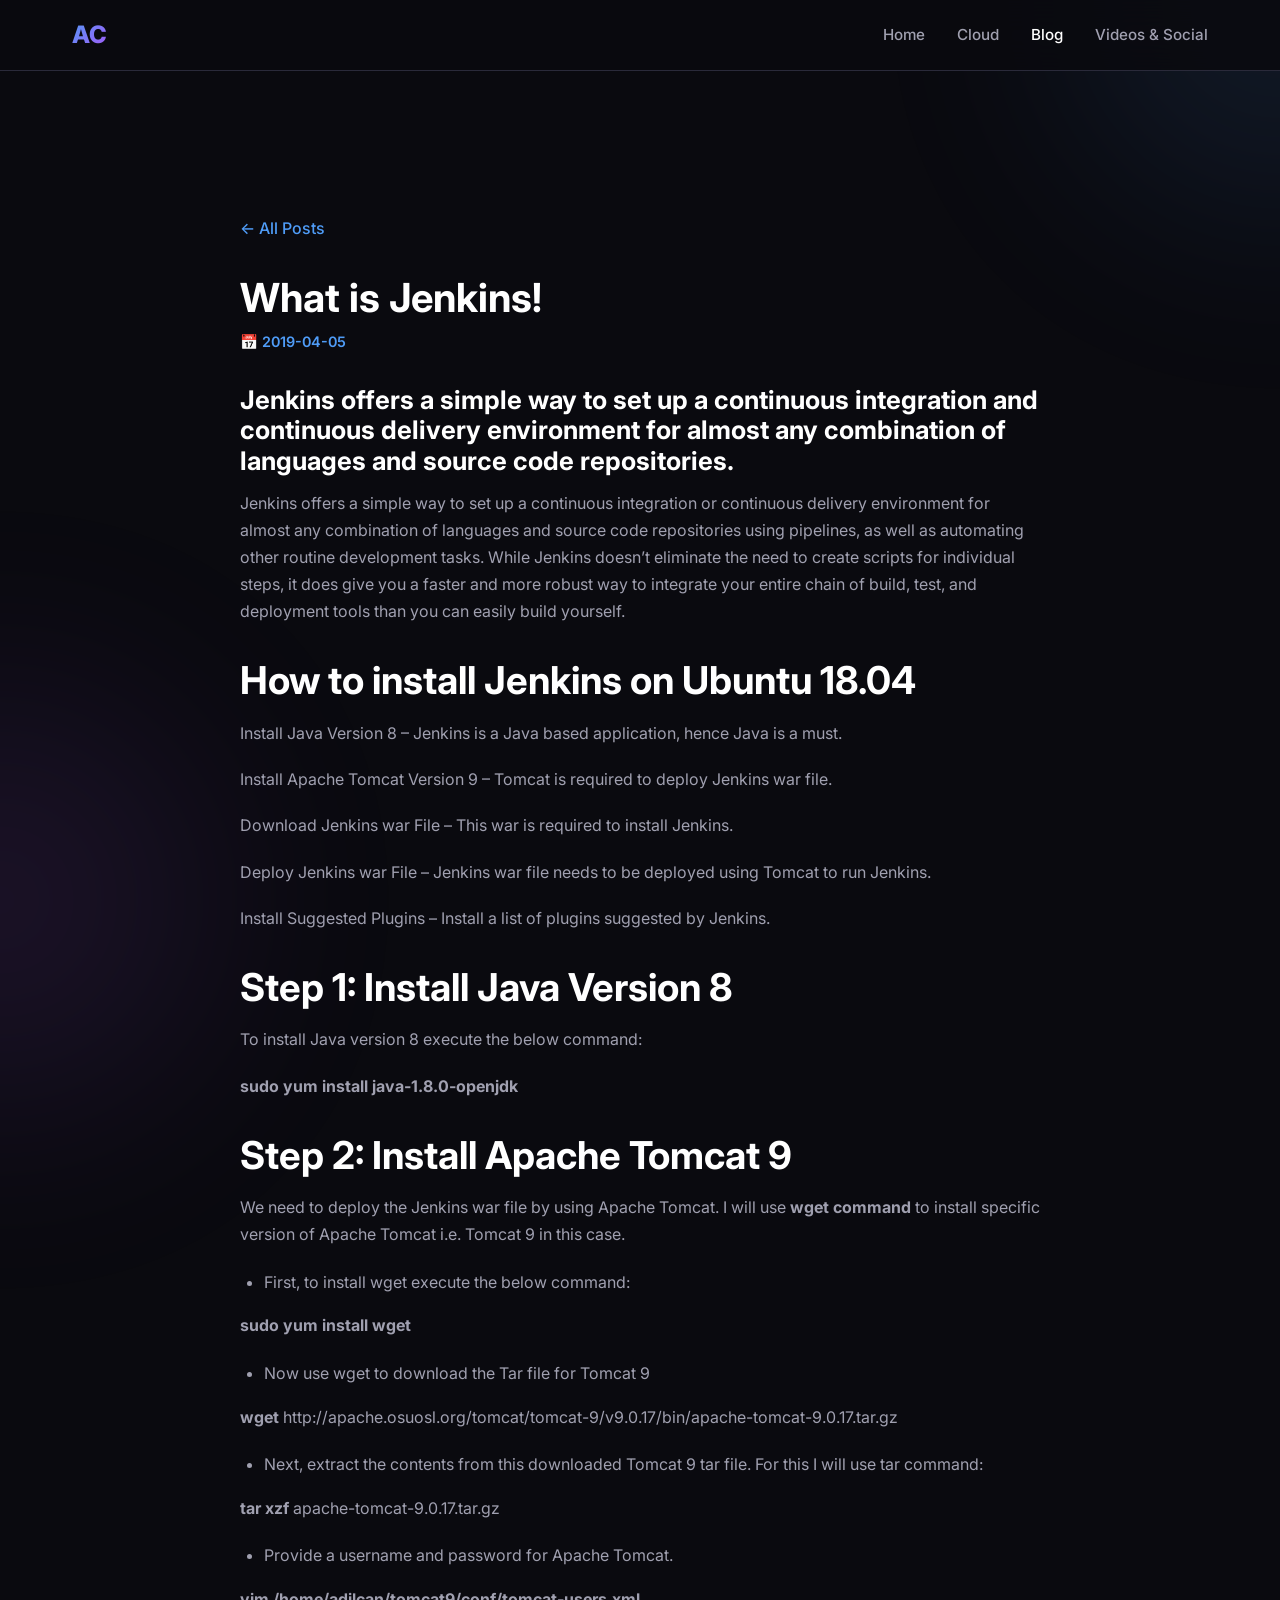
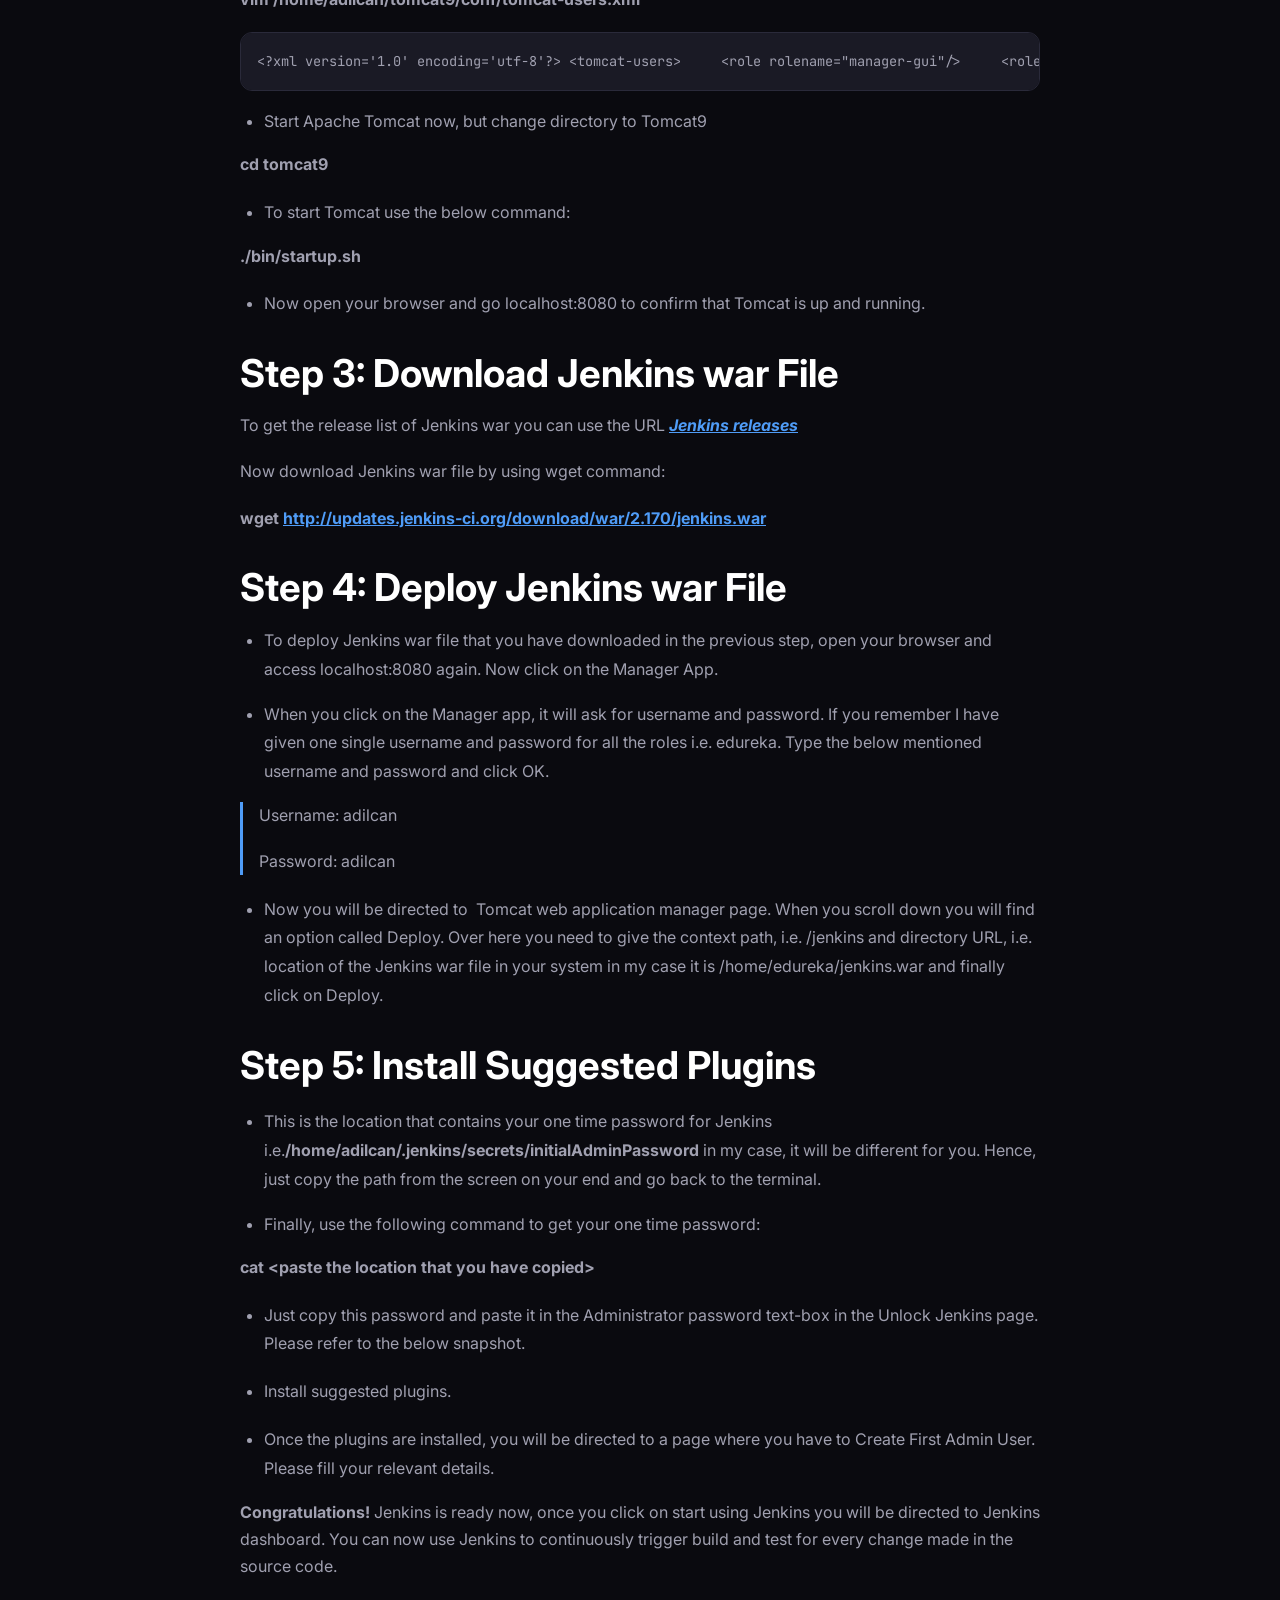
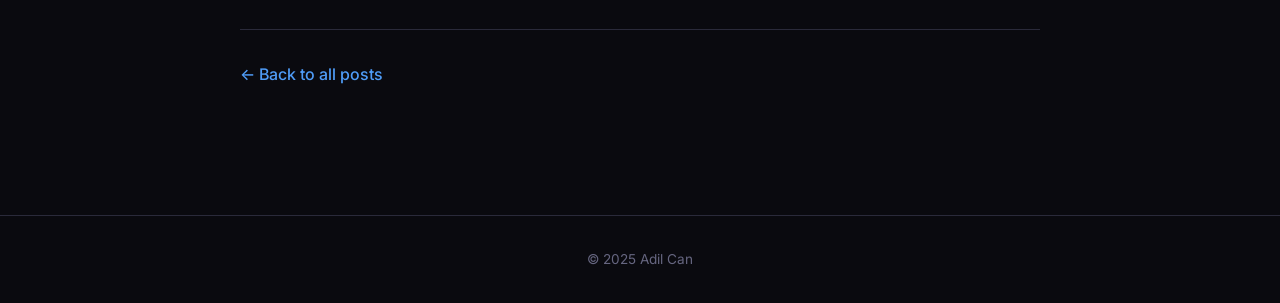
<file: blog/what-is-jenkins.html>
<!DOCTYPE html>
<html lang="en">
<head>
    <meta charset="UTF-8">
    <meta name="viewport" content="width=device-width, initial-scale=1.0">
    <meta name="description" content="What is Jenkins! — Adil Can">
    <title>What is Jenkins! — Adil Can</title>
    <link rel="preconnect" href="https://fonts.googleapis.com">
    <link rel="preconnect" href="https://fonts.gstatic.com" crossorigin>
    <link href="https://fonts.googleapis.com/css2?family=Inter:wght@300;400;500;600;700;800;900&family=JetBrains+Mono:wght@400;500&display=swap" rel="stylesheet">
    <link rel="stylesheet" href="../assets/css/global.css">
    <link rel="stylesheet" href="../assets/css/cloud.css">
    <link rel="icon" type="image/svg+xml" href="data:image/svg+xml,<svg xmlns='http://www.w3.org/2000/svg' viewBox='0 0 100 100'><text y='.9em' font-size='90'>📝</text></svg>">
    <style>
        .blog-post { max-width: 800px; margin: 0 auto; padding-top: 120px; }
        .blog-post h1 { margin-bottom: 0.5rem; font-size: clamp(1.8rem, 4vw, 2.5rem); }
        .blog-date { color: var(--accent-blue); font-size: 0.9rem; font-weight: 600; margin-bottom: 2rem; display: block; }
        .blog-content { line-height: 1.8; }
        .blog-content p { margin-bottom: 1.2rem; color: var(--text-secondary); }
        .blog-content h2 { margin: 2rem 0 1rem; color: var(--text-primary); }
        .blog-content h3 { margin: 1.5rem 0 0.8rem; color: var(--text-primary); }
        .blog-content h4 { margin: 1.2rem 0 0.6rem; color: var(--text-primary); }
        .blog-content ul, .blog-content ol { margin: 1rem 0; padding-left: 1.5rem; color: var(--text-secondary); }
        .blog-content li { margin-bottom: 0.5rem; }
        .blog-content a { color: var(--accent-blue); text-decoration: underline; }
        .blog-content a:hover { color: var(--text-primary); }
        .blog-content img { max-width: 100%; height: auto; border-radius: var(--radius-md); margin: 1rem 0; }
        .blog-content pre { background: var(--bg-card); border: 1px solid var(--border-color); border-radius: var(--radius-md); padding: 1rem; overflow-x: auto; margin: 1rem 0; font-family: var(--font-mono); font-size: 0.85rem; color: var(--text-secondary); }
        .blog-content blockquote { border-left: 3px solid var(--accent-blue); padding-left: 1rem; margin: 1rem 0; color: var(--text-muted); }
        .blog-content figure { margin: 1.5rem 0; }
        .blog-content figcaption { font-size: 0.85rem; color: var(--text-muted); text-align: center; margin-top: 0.5rem; }
        .back-link { display: inline-flex; align-items: center; gap: 0.5rem; color: var(--accent-blue); font-weight: 500; margin-bottom: 2rem; }
        .back-link:hover { color: var(--text-primary); }
    </style>
</head>
<body>
    <div class="bg-glow bg-glow-1"></div>
    <div class="bg-glow bg-glow-2"></div>

    <nav class="navbar">
        <div class="nav-content">
            <a href="../index.html" class="nav-logo">AC</a>
            <ul class="nav-links" id="navLinks">
                <li><a href="../index.html">Home</a></li>
                <li><a href="../cloud/index.html">Cloud</a></li>
                <li><a href="index.html" style="color: var(--text-primary);">Blog</a></li>
                <li><a href="../social/index.html">Videos & Social</a></li>
            </ul>
            <button class="nav-toggle" id="navToggle" aria-label="Toggle menu">
                <span></span><span></span><span></span>
            </button>
        </div>
    </nav>

    <section class="section">
        <div class="container">
            <div class="blog-post">
                <a href="index.html" class="back-link">← All Posts</a>
                <h1>What is Jenkins!</h1>
                <span class="blog-date">📅 2019-04-05</span>
                <div class="blog-content">
                    <h3>Jenkins offers a simple way to set up a continuous integration and continuous delivery environment for almost any combination of languages and source code repositories.</h3>

<p>Jenkins offers a simple way to set up a continuous integration or continuous delivery environment for almost any combination of languages and source code repositories using pipelines, as well as automating other routine development tasks. While Jenkins doesn’t eliminate the need to create scripts for individual steps, it does give you a faster and more robust way to integrate your entire chain of build, test, and deployment tools than you can easily build yourself.</p>

<h2>How to install Jenkins on Ubuntu 18.04</h2>

<p>Install Java Version 8 – Jenkins is a Java based application, hence Java is a must.</p>

<p>Install Apache Tomcat Version 9 – Tomcat is required to deploy Jenkins war file.</p>

<p>Download Jenkins war File – This war is required to install Jenkins.</p>

<p>Deploy Jenkins war File – Jenkins war file needs to be deployed using Tomcat to run Jenkins.</p>

<p>Install Suggested&nbsp;Plugins –&nbsp;Install a list of plugins suggested by Jenkins.</p>

<p></p>

<h2><strong>Step 1: Install Java Version 8</strong></h2>

<p>To install Java version 8 execute&nbsp;the below command:</p>

<p><strong>sudo yum install java-1.8.0-openjdk</strong></p>

<h2><strong>Step 2: Install Apache Tomcat 9</strong></h2>

<p>We need to deploy the Jenkins war file by using Apache Tomcat. I will use <strong>wget command</strong>&nbsp;to install specific version of Apache Tomcat i.e. Tomcat 9 in this case.</p>

<ul><li>First, to install wget execute the below command:</li></ul>

<p><strong>sudo yum install wget</strong></p>

<ul><li>Now use wget to download the Tar file for Tomcat 9</li></ul>

<p><strong>wget </strong>http://apache.osuosl.org/tomcat/tomcat-9/v9.0.17/bin/apache-tomcat-9.0.17.tar.gz</p>

<ul><li>Next, extract the contents from this downloaded Tomcat 9 tar file. For this I will use tar command:</li></ul>

<p><strong>tar xzf </strong>apache-tomcat-9.0.17.tar.gz</p>

<ul><li>Provide a username and password for Apache Tomcat.</li></ul>

<p><strong>vim /home/adilcan/tomcat9/conf/tomcat-users.xml</strong></p>

<pre class="wp-block-preformatted">&lt;?xml version='1.0' encoding='utf-8'?&gt; &lt;tomcat-users&gt; &nbsp;&nbsp;&nbsp; &lt;role rolename="manager-gui"/&gt; &nbsp;&nbsp;&nbsp; &lt;role rolename="manager-script"/&gt; &nbsp;&nbsp;&nbsp; &lt;role rolename="manager-jmx"/&gt; &nbsp;&nbsp;&nbsp; &lt;role rolename="manager-jmx"/&gt; &nbsp;&nbsp;&nbsp; &lt;role rolename="admin-gui"/&gt; &nbsp;&nbsp;&nbsp; &lt;role rolename="admin-script"/&gt; &nbsp;&nbsp;&nbsp; &lt;user username="adilcan" password="adilcan" roles="manager-gui,manager-script,manager-jmx,manager-status,admin-gui,admin-script"/&gt; &lt;/tomcat-users&gt;</pre>

<ul><li>Start Apache Tomcat now, but change directory to Tomcat9 </li></ul>

<p><strong>cd tomcat9</strong></p>

<ul><li>To start Tomcat use the below command:</li></ul>

<p><strong>./bin/startup.sh</strong></p>

<ul><li>Now open your browser and go localhost:8080 to confirm that Tomcat is up and running.</li></ul>

<h2><strong>Step 3: Download Jenkins war File</strong></h2>

<p>To get the release list of Jenkins war you can use the URL <em><strong><a rel="noreferrer noopener" href="http://updates.jenkins-ci.org/download/war/" target="_blank">Jenkins releases</a></strong></em></p>

<p>Now download Jenkins war file by using wget command:</p>

<p><strong>wget <a href="http://updates.jenkins-ci.org/download/war/2.170/jenkins.war">http://updates.jenkins-ci.org/download/war/2.170/jenkins.war</a></strong></p>

<h2><strong>Step 4: Deploy Jenkins war File&nbsp;</strong></h2>

<ul><li>To deploy Jenkins war file that you have downloaded in the previous step, open your browser and access localhost:8080 again. Now click on the Manager App.</li></ul>

<ul><li>When you click on the Manager app, it will ask for username and password. If you remember I have given one single username and password for all the roles i.e. edureka. Type the below mentioned username and password and click OK.</li></ul>

<blockquote class="wp-block-quote"><p>Username: adilcan</p><p>Password: adilcan</p></blockquote>

<ul><li>Now you will be directed to&nbsp;&nbsp;Tomcat web application manager page. When you scroll down you will find an option called Deploy. Over here you need to give the context path, i.e. /jenkins and directory URL, i.e. location of the Jenkins war file in your system in my case it is /home/edureka/jenkins.war and finally click on Deploy.</li></ul>

<h2><strong>Step 5: Install Suggested&nbsp;Plugins&nbsp;</strong></h2>

<p></p>

<ul><li>This is the location that contains your one time password for Jenkins i.e.<strong>/home/adilcan/.jenkins/secrets/initialAdminPassword</strong>&nbsp;in my&nbsp;case, it will be different for you. Hence, just copy the path from the screen on your end&nbsp;and go back to the terminal.</li></ul>

<ul><li>Finally, use the following command to get your one time password:</li></ul>

<p><strong>cat &lt;paste the location that you have copied&gt;</strong><br></p>

<ul><li>Just copy this password and paste it in the Administrator password text-box in the Unlock Jenkins page. Please refer to the below snapshot. </li></ul>

<p></p>

<ul><li>Install suggested  plugins.</li></ul>

<p></p>

<ul><li>Once the plugins are installed, you will be directed to a page where you have to Create First Admin User. Please fill your relevant details.</li></ul>

<p><strong>Congratulations!</strong>&nbsp;Jenkins is ready now, once you click on start using Jenkins you will be directed to Jenkins dashboard. You can now use Jenkins to continuously trigger build and test for every change made in the source code.</p>

                </div>
                <div style="margin-top: 3rem; padding-top: 2rem; border-top: 1px solid var(--border-color);">
                    <a href="index.html" class="back-link">← Back to all posts</a>
                </div>
            </div>
        </div>
    </section>

    <footer class="footer">
        <div class="container">
            <p>&copy; 2025 Adil Can</p>
        </div>
    </footer>

    <script src="../assets/js/main.js"></script>
</body>
</html>
</file>
<file: assets/css/global.css>
*, *::before, *::after {
    margin: 0;
    padding: 0;
    box-sizing: border-box;
}

:root {
    --bg-primary: #0a0a0f;
    --bg-secondary: #12121a;
    --bg-card: #1a1a25;
    --bg-card-hover: #22222f;
    --text-primary: #ffffff;
    --text-secondary: #a0a0b0;
    --text-muted: #666680;
    --accent-blue: #4f9cf7;
    --accent-purple: #a855f7;
    --accent-green: #10b981;
    --accent-orange: #f59e0b;
    --accent-pink: #ec4899;
    --border-color: #2a2a3a;
    --gradient-1: linear-gradient(135deg, #4f9cf7, #a855f7);
    --gradient-2: linear-gradient(135deg, #ec4899, #f59e0b);
    --gradient-3: linear-gradient(135deg, #10b981, #4f9cf7);
    --font-main: 'Inter', -apple-system, BlinkMacSystemFont, 'Segoe UI', sans-serif;
    --font-mono: 'JetBrains Mono', 'Fira Code', monospace;
    --radius-sm: 6px;
    --radius-md: 12px;
    --radius-lg: 20px;
    --radius-full: 50%;
    --transition-fast: 0.2s ease;
    --transition-normal: 0.3s ease;
    --space-xs: 0.25rem;
    --space-sm: 0.5rem;
    --space-md: 1rem;
    --space-lg: 2rem;
    --space-xl: 4rem;
    --space-2xl: 6rem;
}

html { scroll-behavior: smooth; font-size: 16px; }

body {
    font-family: var(--font-main);
    background-color: var(--bg-primary);
    color: var(--text-primary);
    line-height: 1.6;
    overflow-x: hidden;
    -webkit-font-smoothing: antialiased;
}

h1, h2, h3, h4, h5, h6 { font-weight: 700; line-height: 1.2; }
h1 { font-size: clamp(2.5rem, 5vw, 4rem); }
h2 { font-size: clamp(1.8rem, 3vw, 2.5rem); }
h3 { font-size: clamp(1.3rem, 2vw, 1.8rem); }

p { color: var(--text-secondary); font-size: 1rem; line-height: 1.7; }
a { color: inherit; text-decoration: none; transition: var(--transition-fast); }

.container { width: 100%; max-width: 1200px; margin: 0 auto; padding: 0 var(--space-lg); }
.section { padding: var(--space-2xl) 0; }

.gradient-text {
    background: var(--gradient-1);
    -webkit-background-clip: text;
    -webkit-text-fill-color: transparent;
    background-clip: text;
}

.gradient-text-2 {
    background: var(--gradient-2);
    -webkit-background-clip: text;
    -webkit-text-fill-color: transparent;
    background-clip: text;
}

.btn {
    display: inline-flex;
    align-items: center;
    gap: var(--space-sm);
    padding: 0.875rem 2rem;
    border-radius: var(--radius-md);
    font-size: 1rem;
    font-weight: 600;
    cursor: pointer;
    border: none;
    transition: var(--transition-normal);
}

.btn-primary {
    background: var(--gradient-1);
    color: #fff;
    box-shadow: 0 4px 20px rgba(79, 156, 247, 0.3);
}

.btn-primary:hover {
    transform: translateY(-2px);
    box-shadow: 0 8px 30px rgba(79, 156, 247, 0.4);
}

.btn-secondary {
    background: var(--bg-card);
    color: var(--text-primary);
    border: 1px solid var(--border-color);
}

.btn-secondary:hover {
    background: var(--bg-card-hover);
    border-color: var(--accent-blue);
    transform: translateY(-2px);
}

.tag {
    display: inline-block;
    padding: 0.3rem 0.8rem;
    background: rgba(79, 156, 247, 0.1);
    border: 1px solid rgba(79, 156, 247, 0.3);
    border-radius: var(--radius-sm);
    font-size: 0.8rem;
    font-weight: 500;
    color: var(--accent-blue);
}

/* Navigation */
.navbar {
    position: fixed;
    top: 0; left: 0; right: 0;
    z-index: 1000;
    padding: var(--space-md) 0;
    background: rgba(10, 10, 15, 0.85);
    backdrop-filter: blur(20px);
    border-bottom: 1px solid var(--border-color);
}

.nav-content {
    display: flex;
    align-items: center;
    justify-content: space-between;
    max-width: 1200px;
    margin: 0 auto;
    padding: 0 var(--space-lg);
}

.nav-logo {
    font-size: 1.5rem;
    font-weight: 800;
    background: var(--gradient-1);
    -webkit-background-clip: text;
    -webkit-text-fill-color: transparent;
    background-clip: text;
}

.nav-links {
    display: flex;
    align-items: center;
    gap: var(--space-lg);
    list-style: none;
}

.nav-links a {
    color: var(--text-secondary);
    font-weight: 500;
    font-size: 0.95rem;
    position: relative;
}

.nav-links a:hover { color: var(--text-primary); }

.nav-links a::after {
    content: '';
    position: absolute;
    bottom: -4px; left: 0;
    width: 0; height: 2px;
    background: var(--gradient-1);
    transition: var(--transition-normal);
}

.nav-links a:hover::after { width: 100%; }

.nav-toggle {
    display: none;
    flex-direction: column;
    gap: 5px;
    cursor: pointer;
    background: none;
    border: none;
    padding: 5px;
}

.nav-toggle span {
    width: 25px; height: 2px;
    background: var(--text-primary);
    transition: var(--transition-normal);
}

/* Background Effects */
.bg-glow {
    position: fixed;
    width: 400px; height: 400px;
    border-radius: 50%;
    filter: blur(120px);
    opacity: 0.12;
    pointer-events: none;
    z-index: -1;
}

.bg-glow-1 { top: -200px; right: -200px; background: var(--accent-blue); }
.bg-glow-2 { bottom: -200px; left: -200px; background: var(--accent-purple); }

/* Animations */
@keyframes fadeInUp {
    from { opacity: 0; transform: translateY(30px); }
    to { opacity: 1; transform: translateY(0); }
}

@keyframes pulse {
    0%, 100% { opacity: 1; }
    50% { opacity: 0.5; }
}

.animate-in { animation: fadeInUp 0.6s ease forwards; opacity: 0; }
.animate-delay-1 { animation-delay: 0.1s; }
.animate-delay-2 { animation-delay: 0.2s; }
.animate-delay-3 { animation-delay: 0.3s; }
.animate-delay-4 { animation-delay: 0.4s; }

/* Footer */
.footer {
    padding: var(--space-lg) 0;
    border-top: 1px solid var(--border-color);
    text-align: center;
}

.footer p { font-size: 0.85rem; color: var(--text-muted); }

/* Scrollbar */
::-webkit-scrollbar { width: 8px; }
::-webkit-scrollbar-track { background: var(--bg-primary); }
::-webkit-scrollbar-thumb { background: var(--border-color); border-radius: 4px; }

/* Responsive */
@media (max-width: 768px) {
    .nav-toggle { display: flex; }
    .nav-links {
        position: fixed;
        top: 0; right: -100%;
        width: 70%; height: 100vh;
        background: var(--bg-secondary);
        flex-direction: column;
        justify-content: center;
        padding: var(--space-lg);
        transition: var(--transition-normal);
        border-left: 1px solid var(--border-color);
    }
    .nav-links.active { right: 0; }
    .container { padding: 0 var(--space-md); }
}
</file>
<file: assets/css/home.css>
.hero {
    min-height: 100vh;
    display: flex;
    align-items: center;
    justify-content: center;
    text-align: center;
    padding: var(--space-2xl) var(--space-lg);
}

.hero-content { max-width: 800px; }

.hero-badge {
    display: inline-flex;
    align-items: center;
    gap: var(--space-sm);
    padding: 0.5rem 1.2rem;
    background: var(--bg-card);
    border: 1px solid var(--border-color);
    border-radius: 50px;
    font-size: 0.85rem;
    color: var(--text-secondary);
    margin-bottom: var(--space-lg);
}

.hero-badge .dot {
    width: 8px; height: 8px;
    background: var(--accent-green);
    border-radius: 50%;
    animation: pulse 2s infinite;
}

.hero h1 { margin-bottom: var(--space-md); letter-spacing: -1px; }

.hero-subtitle {
    font-size: 1.2rem;
    color: var(--text-secondary);
    margin-bottom: var(--space-xl);
    max-width: 600px;
    margin-left: auto;
    margin-right: auto;
}

.hero-buttons {
    display: flex;
    align-items: center;
    justify-content: center;
    gap: var(--space-md);
    flex-wrap: wrap;
}

.paths { padding: var(--space-2xl) 0; }

.paths-grid {
    display: grid;
    grid-template-columns: repeat(auto-fit, minmax(300px, 1fr));
    gap: var(--space-lg);
    margin-top: var(--space-xl);
}

.path-card {
    background: var(--bg-card);
    border: 1px solid var(--border-color);
    border-radius: var(--radius-lg);
    padding: var(--space-xl);
    text-align: center;
    transition: var(--transition-normal);
    position: relative;
    overflow: hidden;
    display: block;
}

.path-card::before {
    content: '';
    position: absolute;
    top: 0; left: 0; right: 0;
    height: 3px;
    background: var(--gradient-1);
    opacity: 0;
    transition: var(--transition-normal);
}

.path-card:hover::before { opacity: 1; }
.path-card:hover {
    border-color: var(--accent-blue);
    transform: translateY(-8px);
    box-shadow: 0 20px 60px rgba(0, 0, 0, 0.4);
}

.path-card.social-card:hover { border-color: var(--accent-pink); }
.path-card.social-card::before { background: var(--gradient-2); }

.path-icon { font-size: 3rem; margin-bottom: var(--space-md); display: block; }
.path-card h3 { margin-bottom: var(--space-sm); }
.path-card p { margin-bottom: var(--space-lg); }
</file>
<file: assets/css/cloud.css>
.cloud-hero {
    padding-top: 120px;
    padding-bottom: var(--space-xl);
    text-align: center;
}

.cloud-hero h1 { margin-bottom: var(--space-md); }
.cloud-hero p { font-size: 1.15rem; max-width: 700px; margin: 0 auto; }

.hero-badge {
    display: inline-flex;
    align-items: center;
    gap: var(--space-sm);
    padding: 0.5rem 1.2rem;
    background: var(--bg-card);
    border: 1px solid var(--border-color);
    border-radius: 50px;
    font-size: 0.85rem;
    color: var(--text-secondary);
    margin-bottom: var(--space-lg);
}

.hero-badge .dot {
    width: 8px; height: 8px;
    background: var(--accent-green);
    border-radius: 50%;
    animation: pulse 2s infinite;
}

.skills-grid {
    display: grid;
    grid-template-columns: repeat(auto-fit, minmax(280px, 1fr));
    gap: var(--space-lg);
    margin-top: var(--space-lg);
}

.skill-card {
    background: var(--bg-card);
    border: 1px solid var(--border-color);
    border-radius: var(--radius-lg);
    padding: var(--space-lg);
    transition: var(--transition-normal);
}

.skill-card:hover {
    border-color: var(--accent-blue);
    transform: translateY(-4px);
    box-shadow: 0 15px 40px rgba(0, 0, 0, 0.3);
}

.skill-card-header {
    display: flex;
    align-items: center;
    gap: var(--space-md);
    margin-bottom: var(--space-md);
}

.skill-icon {
    font-size: 2rem;
    width: 50px; height: 50px;
    display: flex;
    align-items: center;
    justify-content: center;
    background: rgba(79, 156, 247, 0.1);
    border-radius: var(--radius-md);
}

.skill-card h3 { font-size: 1.1rem; }
.skill-tags { display: flex; flex-wrap: wrap; gap: var(--space-sm); margin-top: var(--space-md); }

/* Certifications */
.certs-grid {
    display: grid;
    grid-template-columns: repeat(auto-fit, minmax(250px, 1fr));
    gap: var(--space-md);
    margin-top: var(--space-lg);
}

.cert-card {
    background: var(--bg-card);
    border: 1px solid var(--border-color);
    border-radius: var(--radius-md);
    padding: var(--space-lg);
    display: flex;
    align-items: center;
    gap: var(--space-md);
    transition: var(--transition-normal);
}

.cert-card:hover { border-color: var(--accent-green); background: var(--bg-card-hover); }
.cert-icon { font-size: 2.5rem; flex-shrink: 0; }
.cert-info h4 { font-size: 0.95rem; margin-bottom: 0.2rem; }
.cert-info p { font-size: 0.8rem; color: var(--text-muted); }

/* Timeline */
.timeline {
    margin-top: var(--space-lg);
    position: relative;
    padding-left: 30px;
}

.timeline::before {
    content: '';
    position: absolute;
    left: 0; top: 0; bottom: 0;
    width: 2px;
    background: var(--border-color);
}

.timeline-item {
    position: relative;
    padding-bottom: var(--space-xl);
}

.timeline-item::before {
    content: '';
    position: absolute;
    left: -34px; top: 6px;
    width: 10px; height: 10px;
    border-radius: 50%;
    background: var(--accent-blue);
    box-shadow: 0 0 10px rgba(79, 156, 247, 0.5);
}

.timeline-date {
    font-size: 0.85rem;
    color: var(--accent-blue);
    font-weight: 600;
    margin-bottom: var(--space-xs);
}

.timeline-item h3 { font-size: 1.2rem; margin-bottom: var(--space-xs); }
.timeline-company { color: var(--text-muted); font-size: 0.9rem; margin-bottom: var(--space-sm); display: block; }
.timeline-item p { font-size: 0.95rem; }

/* Projects */
.projects-grid {
    display: grid;
    grid-template-columns: repeat(auto-fit, minmax(320px, 1fr));
    gap: var(--space-lg);
    margin-top: var(--space-lg);
}

.project-card {
    background: var(--bg-card);
    border: 1px solid var(--border-color);
    border-radius: var(--radius-lg);
    padding: var(--space-lg);
    transition: var(--transition-normal);
}

.project-card:hover { border-color: var(--accent-purple); transform: translateY(-4px); }
.project-card h3 { margin-bottom: var(--space-sm); }
.project-card p { margin-bottom: var(--space-md); font-size: 0.9rem; }
.project-tech { display: flex; flex-wrap: wrap; gap: var(--space-sm); margin-bottom: var(--space-md); }
.project-links { display: flex; gap: var(--space-md); }
.project-links a { color: var(--accent-blue); font-size: 0.9rem; font-weight: 500; }
.project-links a:hover { color: var(--text-primary); }

/* Contact */
.contact-section { text-align: center; }

.contact-box {
    background: var(--bg-card);
    border: 1px solid var(--border-color);
    border-radius: var(--radius-lg);
    padding: var(--space-xl);
    max-width: 600px;
    margin: 0 auto;
}

.contact-box h2 { margin-bottom: var(--space-sm); }
.contact-box p { margin-bottom: var(--space-lg); }
.contact-links { display: flex; justify-content: center; gap: var(--space-md); flex-wrap: wrap; }
</file>
<file: assets/css/social.css>
.social-hero {
    padding-top: 120px;
    padding-bottom: var(--space-xl);
    text-align: center;
}

.social-hero h1 { margin-bottom: var(--space-md); }
.social-hero p { font-size: 1.15rem; max-width: 600px; margin: 0 auto; }

.hero-badge {
    display: inline-flex;
    align-items: center;
    gap: var(--space-sm);
    padding: 0.5rem 1.2rem;
    background: var(--bg-card);
    border: 1px solid var(--border-color);
    border-radius: 50px;
    font-size: 0.85rem;
    color: var(--text-secondary);
    margin-bottom: var(--space-lg);
}

.hero-badge .dot {
    width: 8px; height: 8px;
    border-radius: 50%;
    animation: pulse 2s infinite;
}

/* Social Links Grid */
.social-links-grid {
    display: grid;
    grid-template-columns: repeat(auto-fit, minmax(200px, 1fr));
    gap: var(--space-md);
    margin-top: var(--space-lg);
}

.social-link-card {
    display: flex;
    align-items: center;
    gap: var(--space-md);
    background: var(--bg-card);
    border: 1px solid var(--border-color);
    border-radius: var(--radius-md);
    padding: var(--space-md) var(--space-lg);
    transition: var(--transition-normal);
}

.social-link-card:hover {
    transform: translateY(-4px);
    box-shadow: 0 10px 30px rgba(0, 0, 0, 0.3);
}

.social-link-card.instagram:hover { border-color: #e4405f; }
.social-link-card.twitter:hover { border-color: #1da1f2; }
.social-link-card.youtube:hover { border-color: #ff0000; }
.social-link-card.tiktok:hover { border-color: #00f2ea; }
.social-link-card.spotify:hover { border-color: #1db954; }
.social-link-card.soundcloud:hover { border-color: #ff5500; }
.social-link-card.linkedin:hover { border-color: #0077b5; }
.social-link-card.github:hover { border-color: #fff; }

.social-link-icon { font-size: 1.8rem; flex-shrink: 0; }
.social-link-info h4 { font-size: 0.95rem; margin-bottom: 0.1rem; }
.social-link-info p { font-size: 0.8rem; color: var(--text-muted); }

/* Music Section */
.music-players {
    display: grid;
    grid-template-columns: repeat(auto-fit, minmax(300px, 1fr));
    gap: var(--space-lg);
    margin-top: var(--space-lg);
}

.music-player-card {
    background: var(--bg-card);
    border: 1px solid var(--border-color);
    border-radius: var(--radius-lg);
    padding: var(--space-lg);
    transition: var(--transition-normal);
}

.music-player-card:hover { border-color: var(--accent-green); }
.music-player-card h3 {
    margin-bottom: var(--space-md);
    font-size: 1.1rem;
    display: flex;
    align-items: center;
    gap: var(--space-sm);
}

.music-player-card iframe { border-radius: var(--radius-md); }

/* Featured Release */
.featured-release {
    background: var(--bg-card);
    border: 1px solid var(--border-color);
    border-radius: var(--radius-lg);
    padding: var(--space-xl);
    display: grid;
    grid-template-columns: 200px 1fr;
    gap: var(--space-lg);
    align-items: center;
}

.release-artwork {
    width: 200px; height: 200px;
    background: var(--gradient-2);
    border-radius: var(--radius-md);
    display: flex;
    align-items: center;
    justify-content: center;
    font-size: 4rem;
}

.release-info h3 { font-size: 1.5rem; margin-bottom: var(--space-xs); }
.release-info .release-type {
    color: var(--accent-pink);
    font-size: 0.85rem;
    font-weight: 600;
    text-transform: uppercase;
    letter-spacing: 1px;
    margin-bottom: var(--space-md);
    display: block;
}
.release-info p { margin-bottom: var(--space-lg); }
.release-links { display: flex; gap: var(--space-md); flex-wrap: wrap; }

@media (max-width: 768px) {
    .featured-release { grid-template-columns: 1fr; text-align: center; }
    .release-artwork { margin: 0 auto; width: 150px; height: 150px; }
    .release-links { justify-content: center; }
}
</file>
